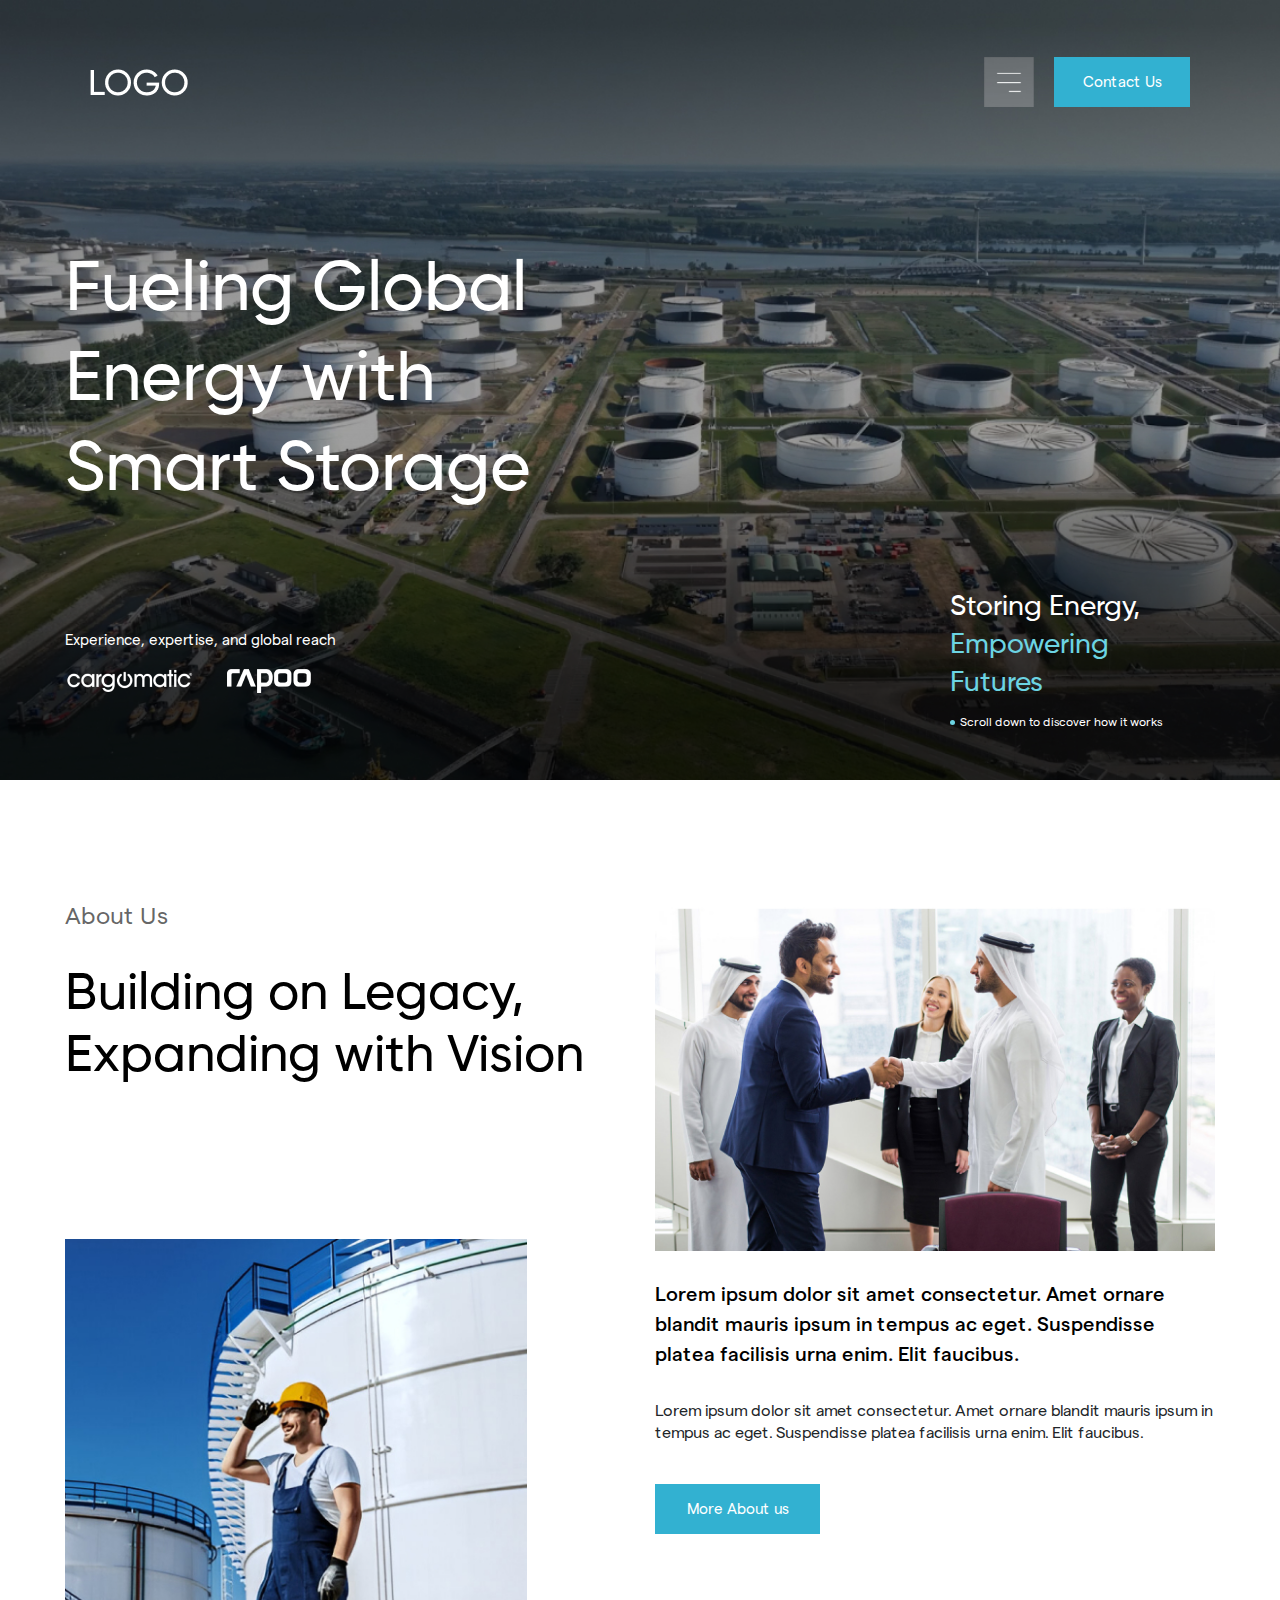
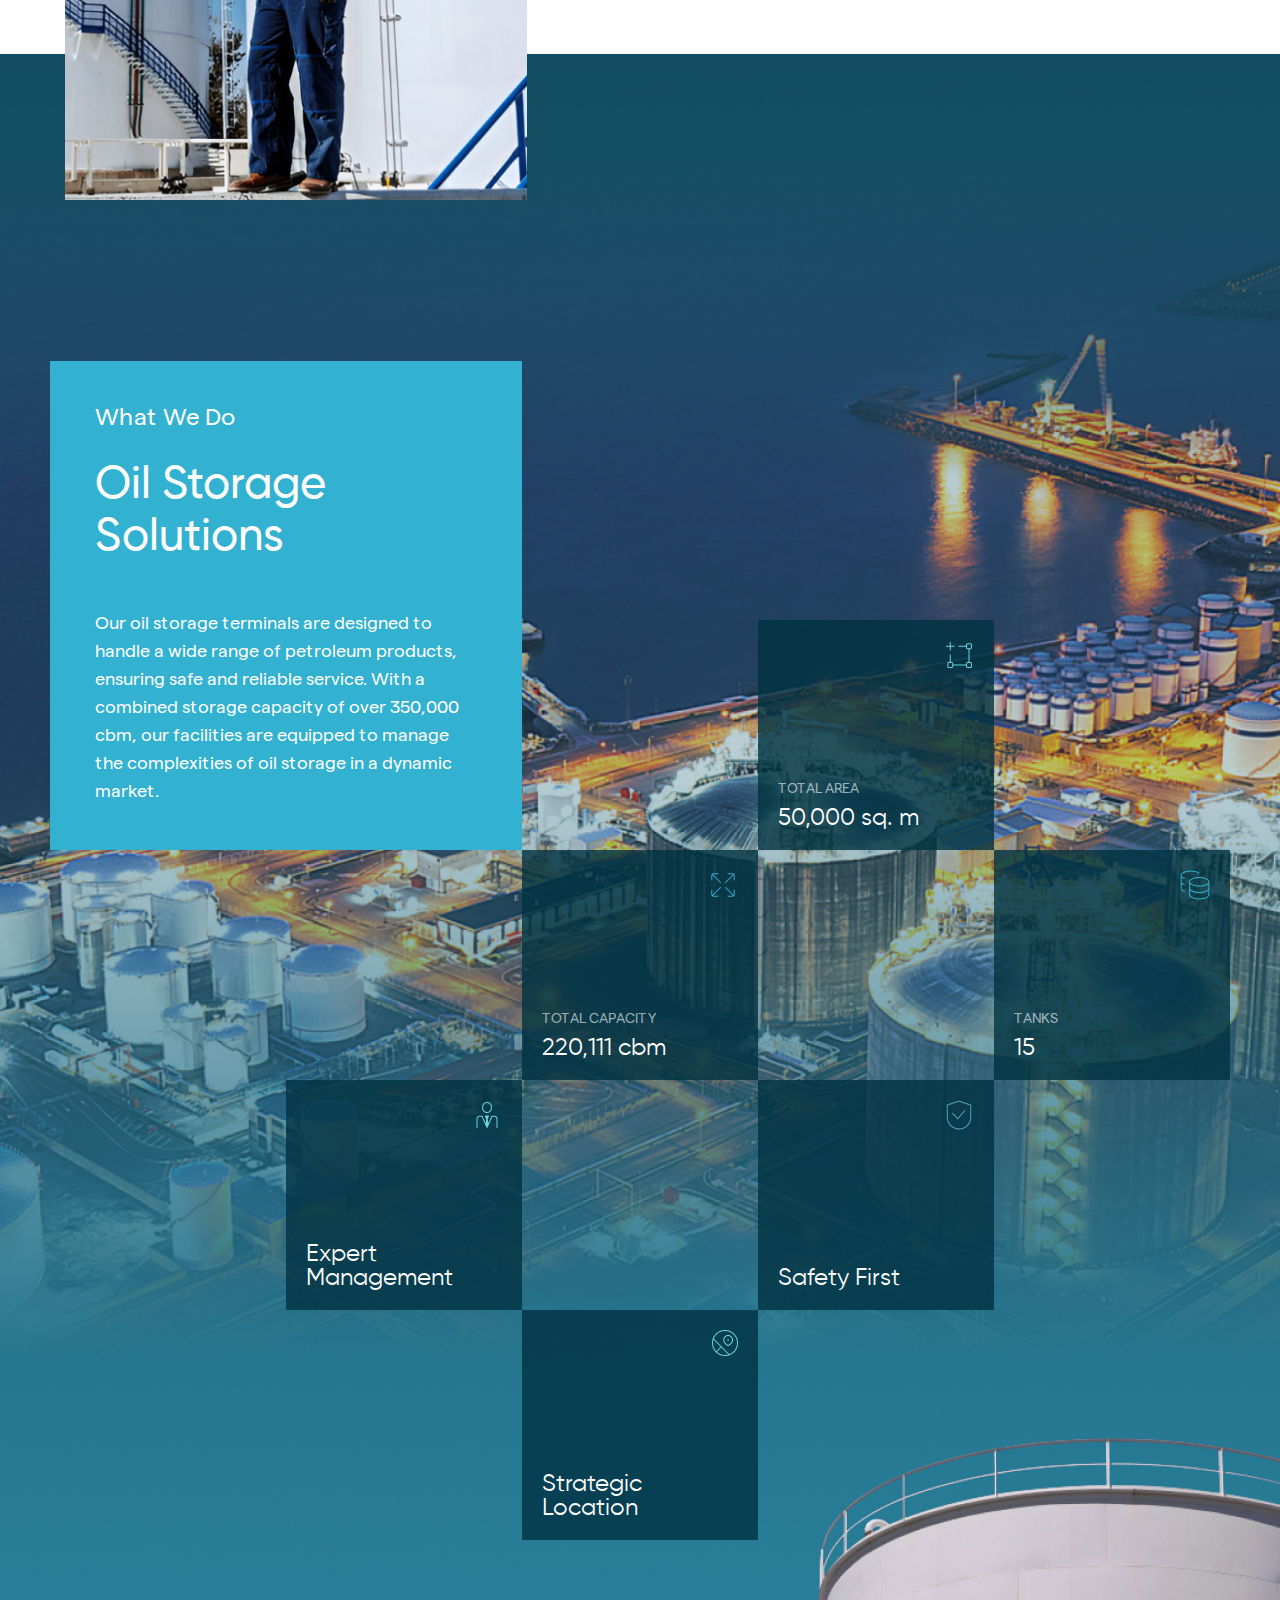
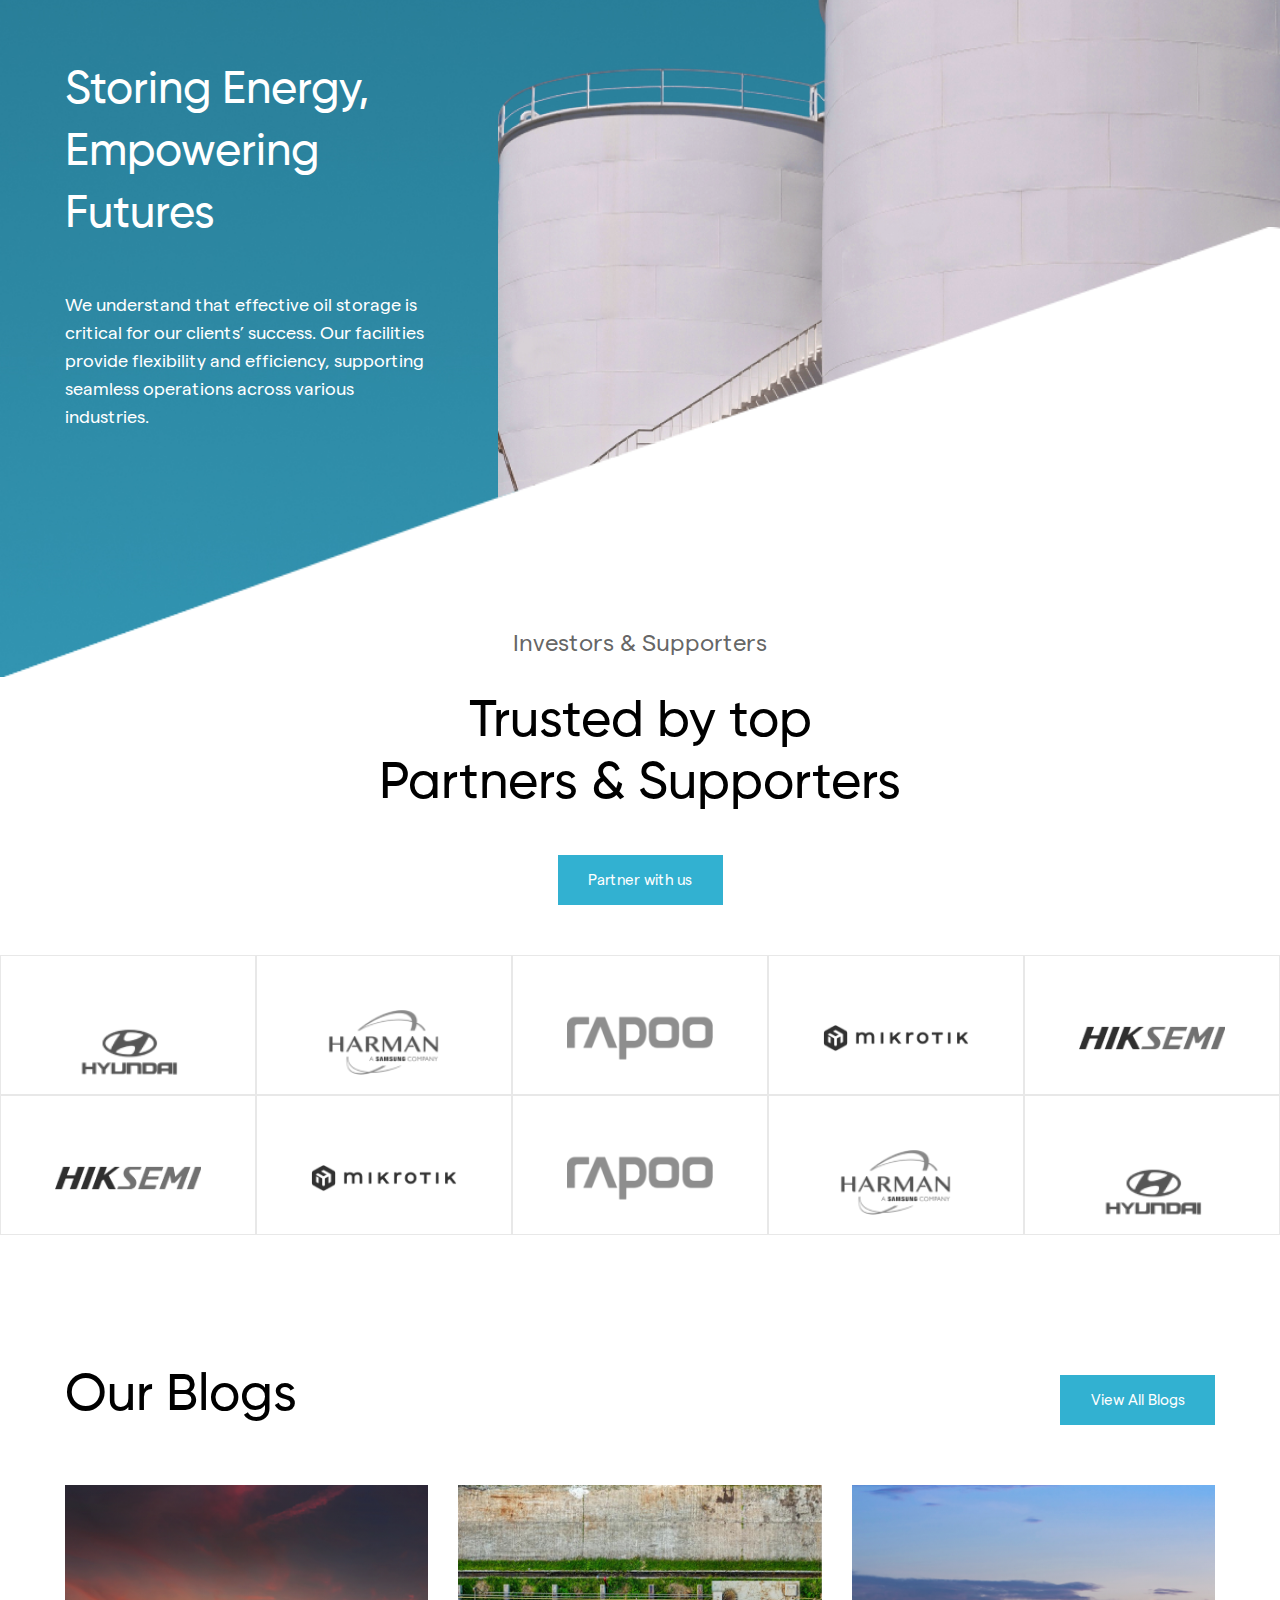
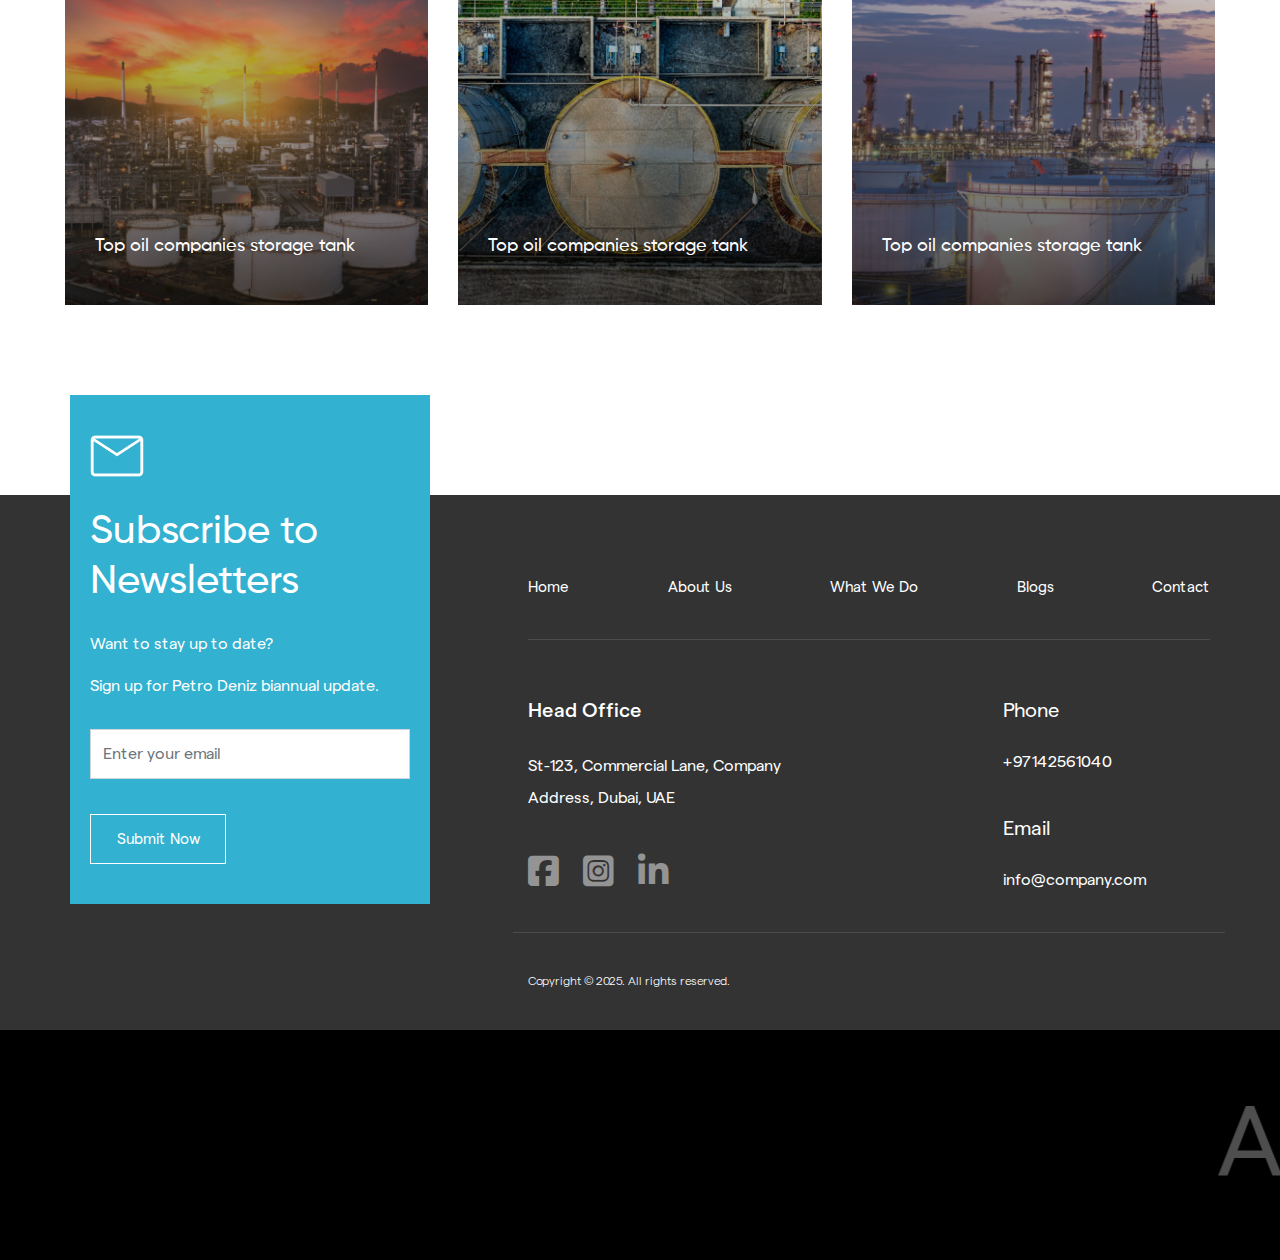
<file: index.html>
<!DOCTYPE html>
<html lang="en">

<head>
    <meta charset="UTF-8">
    <meta name="robots" content="index, follow">
    <meta name="viewport" content="width=device-width, initial-scale=1, user-scalable=no">
    <link rel="shortcut icon" href="assets/images/favicon.png" type="images/favicon" />
    <link rel="stylesheet" href="assets/css/bootstrap.min.css">
    <link rel="stylesheet" href="assets/css/style.css">
    <link rel="stylesheet" href="https://cdnjs.cloudflare.com/ajax/libs/font-awesome/6.1.2/css/all.min.css">
    <link rel="stylesheet" href="https://cdnjs.cloudflare.com/ajax/libs/OwlCarousel2/2.3.4/assets/owl.carousel.min.css">
    <link rel="stylesheet" href="assets/css/owl.carousel.min.css">
    <link href="css/font-awesome.min.css"
        integrity="sha512-SfTiTlX6kk+qitfevl/7LibUOeJWlt9rbyDn92a1DqWOw9vWG2MFoays0sgObmWazO5BQPiFucnnEAjpAB+/Sw=="
        crossorigin="anonymous" referrerpolicy="no-referrer" />
    <link rel="stylesheet" href="https://cdnjs.cloudflare.com/ajax/libs/font-awesome/4.7.0/css/font-awesome.min.css"
        integrity="sha512-SfTiTlX6kk+qitfevl/7LibUOeJWlt9rbyDn92a1DqWOw9vWG2MFoays0sgObmWazO5BQPiFucnnEAjpAB+/Sw=="
        crossorigin="anonymous" referrerpolicy="no-referrer" />
    <title>Oil Stroage</title>
</head>

<body>
    <header>
        <div class="navbar-brand">
            <a href="javascript:;">
                <img src="assets/images/Logo.png" alt="Oil Stroage">
            </a>
        </div>
        <div class="navBar d-flex align-items-center">
            <nav class="navbar">
                <ul class="navbar-nav">
                    <li class="nav-item"><a href="javascript:;" class="nav-link">Home</a></li>
                    <li class="nav-item"><a href="javascript:;" class="nav-link">About Us</a></li>
                    <li class="nav-item"><a href="javascript:;" class="nav-link">Services</a></li>
                    <li class="nav-item"><a href="javascript:;" class="nav-link">Testimonials</a></li>
                    <li class="nav-item"><a href="javascript:;" class="nav-link">Contact Us</a></li>
                </ul>
            </nav>
            <img src="assets/images/toggle.jpg" alt="Toogle Button" class="toggleBtn">
            <div class="xtraLink">
                <a href="javascript:;" class="cusBtn">Contact Us <span class="arrIcon">
                        <svg width="24" height="24" viewBox="0 0 24 24" fill="none" xmlns="http://www.w3.org/2000/svg">
                            <path
                                d="M24 12C24 18.6274 18.6274 24 12 24C5.37258 24 0 18.6274 0 12C0 5.37258 5.37258 0 12 0C18.6274 0 24 5.37258 24 12Z"
                                fill="white" />
                            <path
                                d="M14.7669 9.42462V13.5494C14.7669 13.6269 14.7361 13.7011 14.6814 13.7559C14.6266 13.8107 14.5523 13.8414 14.4749 13.8414C14.3974 13.8414 14.3231 13.8107 14.2684 13.7559C14.2136 13.7011 14.1828 13.6269 14.1828 13.5494L14.1833 10.1287L9.73137 14.5806C9.67667 14.6353 9.60248 14.666 9.52513 14.666C9.44777 14.666 9.37358 14.6353 9.31889 14.5806C9.26419 14.5259 9.23346 14.4517 9.23346 14.3744C9.23346 14.297 9.26419 14.2228 9.31889 14.1681L13.7708 9.71624L10.3501 9.71666C10.2726 9.71666 10.1984 9.68589 10.1436 9.63112C10.0888 9.57635 10.058 9.50207 10.058 9.42462C10.058 9.34717 10.0888 9.27289 10.1436 9.21812C10.1984 9.16335 10.2726 9.13259 10.3501 9.13259H14.4749C14.5132 9.13254 14.5512 9.14006 14.5867 9.15472C14.6221 9.16938 14.6544 9.19089 14.6815 9.21801C14.7086 9.24514 14.7301 9.27735 14.7448 9.31281C14.7594 9.34826 14.767 9.38626 14.7669 9.42462Z"
                                fill="#32B1D1" />
                        </svg>
                    </span>
                </a>
            </div>
        </div>
    </header>

    <section class="secBanner">
        <div class="container">
            <div class="row">
                <div class="col-12 col-sm-12 col-md-6 col-lg-6 col-xl-6 col-xxl-6">
                    <h1 class="clr-white">Fueling Global<br>Energy with<br>Smart Storage</h1>
                </div>
            </div>
            <div class="row align-items-center">
                <div class="col-12 col-sm-12 col-md-8 col-lg-9 col-xl-9 col-xxl-9">
                    <h6>Experience, expertise, and global reach</h6>
                    <div class="logo_images">
                        <img src="assets/images/Cargomatic_Logo 1.png" alt="Cargomatic">
                        <img src="assets/images/Rapoo_log0_2.png" alt="Rapoo">
                    </div>
                </div>
                <div class="col-12 col-sm-12 col-md-4 col-lg-3 col-xl-3 col-xxl-3">
                    <h4 class="clr-white">Storing Energy, <br> <span class="clr-Blue">Empowering <br> Futures</span>
                    </h4>
                    <p class="list_para">Scroll down to discover how it works</p>
                </div>
            </div>
        </div>
    </section>
    <section class="secAbout">
        <div class="container">
            <div class="row">
                <div class="col-12 col-sm-12 col-md-6 col-lg-6 col-xl-6 col-xxl-6">
                    <span class="subHeading">About Us</span>
                    <h2 class="clr-Black">Building on Legacy, <br> Expanding with Vision</h2>
                </div>
                <div class="col-12 col-sm-12 col-md-6 col-lg-6 col-xl-6 col-xxl-6">
                    <div class="abt_ctn">
                        <img src="assets/images/abt_img-1.jpg" alt="About Image">
                        <h6>Lorem ipsum dolor sit amet consectetur. Amet ornare blandit mauris ipsum in tempus ac eget.
                            Suspendisse platea facilisis urna enim. Elit faucibus.</h6>
                        <p>Lorem ipsum dolor sit amet consectetur. Amet ornare blandit mauris ipsum in tempus ac eget.
                            Suspendisse platea facilisis urna enim. Elit faucibus.</p>
                        <a href="javascript:;" class="cusBtn" style="width: 165px">More About us <span class="arrIcon">
                                <svg width="24" height="24" viewBox="0 0 24 24" fill="none"
                                    xmlns="http://www.w3.org/2000/svg">
                                    <path
                                        d="M24 12C24 18.6274 18.6274 24 12 24C5.37258 24 0 18.6274 0 12C0 5.37258 5.37258 0 12 0C18.6274 0 24 5.37258 24 12Z"
                                        fill="white" />
                                    <path
                                        d="M14.7669 9.42462V13.5494C14.7669 13.6269 14.7361 13.7011 14.6814 13.7559C14.6266 13.8107 14.5523 13.8414 14.4749 13.8414C14.3974 13.8414 14.3231 13.8107 14.2684 13.7559C14.2136 13.7011 14.1828 13.6269 14.1828 13.5494L14.1833 10.1287L9.73137 14.5806C9.67667 14.6353 9.60248 14.666 9.52513 14.666C9.44777 14.666 9.37358 14.6353 9.31889 14.5806C9.26419 14.5259 9.23346 14.4517 9.23346 14.3744C9.23346 14.297 9.26419 14.2228 9.31889 14.1681L13.7708 9.71624L10.3501 9.71666C10.2726 9.71666 10.1984 9.68589 10.1436 9.63112C10.0888 9.57635 10.058 9.50207 10.058 9.42462C10.058 9.34717 10.0888 9.27289 10.1436 9.21812C10.1984 9.16335 10.2726 9.13259 10.3501 9.13259H14.4749C14.5132 9.13254 14.5512 9.14006 14.5867 9.15472C14.6221 9.16938 14.6544 9.19089 14.6815 9.21801C14.7086 9.24514 14.7301 9.27735 14.7448 9.31281C14.7594 9.34826 14.767 9.38626 14.7669 9.42462Z"
                                        fill="#32B1D1" />
                                </svg>
                            </span></a>
                    </div>
                </div>
            </div>
        </div>
    </section>
    <section class="secServices">
        <div class="container">
            <div class="row">
                <div class="col-12 col-sm-12 col-md-5 col-lg-5 col-xl-5 col-xxl-5">
                    <div class="ser_img">
                        <img src="assets/images/abt_img-2.jpg" alt="Services Image">
                    </div>
                </div>
            </div>
            <div class="row">
                <div class="services_grid">
                    <div class="services_grid_inner">
                        <div class="Main_services">
                            <span class="subHeading clr-white">What We Do</span>
                            <h2 class="clr-white">Oil Storage Solutions</h2>
                            <p>Our oil storage terminals are designed to handle a wide range of petroleum products,
                                ensuring safe and
                                reliable service. With a combined storage capacity of over 350,000 cbm, our facilities
                                are equipped to
                                manage the complexities of oil storage in a dynamic market.</p>
                        </div>
                        <div class="serBox">
                            <div class="serBox_inner">
                                <div class="serIcon">
                                    <img src="assets/images/icon-1.png" alt="Icon Image" />
                                </div>
                                <span class="subHeading">Total Area</span>
                                <div class="serTitle">
                                    <h4>50,000 sq. m</h4>
                                </div>
                            </div>
                        </div>
                        <div class="serBox">
                            <div class="serBox_inner">
                                <div class="serIcon">
                                    <img src="assets/images/icon-2.png" alt="Icon Image" />
                                </div>
                                <span class="subHeading">Total Capacity</span>
                                <div class="serTitle">
                                    <h4>220,111 cbm</h4>
                                </div>
                            </div>
                        </div>
                        <div class="serBox">
                            <div class="serBox_inner">
                                <div class="serIcon">
                                    <img src="assets/images/icon-3.png" alt="Icon Image" />
                                </div>
                                <span class="subHeading">Tanks</span>
                                <div class="serTitle">
                                    <h4>15</h4>
                                </div>
                            </div>
                        </div>
                        <div class="serBox">
                            <div class="serBox_inner">
                                <div class="serIcon">
                                    <img src="assets/images/icon-4.png" alt="Icon Image" />
                                </div>
                                <span class="subHeading"></span>
                                <div class="serTitle">
                                    <h4>Expert Management</h4>
                                </div>
                            </div>
                        </div>
                        <div class="serBox">
                            <div class="serBox_inner">
                                <div class="serIcon">
                                    <img src="assets/images/icon-5.png" alt="Icon Image" />
                                </div>
                                <span class="subHeading"></span>
                                <div class="serTitle">
                                    <h4>Safety First</h4>
                                </div>
                            </div>
                        </div>
                        <div class="serBox">
                            <div class="serBox_inner">
                                <div class="serIcon">
                                    <img src="assets/images/icon-6.png" alt="Icon Image" />
                                </div>
                                <span class="subHeading"></span>
                                <div class="serTitle">
                                    <h4>Strategic Location</h4>
                                </div>
                            </div>
                        </div>
                    </div>
                </div>
            </div>
            <div class="row">
                <div class="col-12 col-sm-12 col-md-4 col-lg-4 col-xl-4 col-xxl-4">
                    <div class="serCtn">
                        <h2 class="clr-white">Storing Energy, <br> Empowering <br> Futures</h2>
                        <p class="clr-white">We understand that effective oil storage is critical for our clients’
                            success. Our facilities
                            provide flexibility and efficiency, supporting seamless operations across various
                            industries.</p>
                    </div>
                </div>
                <div class="col-12 col-sm-12 col-md-8 col-lg-8 col-xl-8 col-xxl-8">
                    <div class="serImg">
                        <img src="assets/images/building_img.png" alt="Services Image">
                    </div>
                </div>
            </div>
        </div>
    </section>
    <section class="secInvestor">
        <div class="container">
            <div class="row">
                <div class="col-12 col-sm-12 col-md-12 col-lg-12 col-xl-12 col-xxl-12">
                    <span class="subHeading text-center d-block">Investors & Supporters</span>
                    <h2 class="text-center clr-Black">Trusted by top <br> Partners & Supporters</h2>
                    <div class="text-center">
                        <a href="javascript:;" class="cusBtn m-auto" style="width: 165px">Partner with us <span
                                class="arrIcon">
                                <svg width="24" height="24" viewBox="0 0 24 24" fill="none"
                                    xmlns="http://www.w3.org/2000/svg">
                                    <path
                                        d="M24 12C24 18.6274 18.6274 24 12 24C5.37258 24 0 18.6274 0 12C0 5.37258 5.37258 0 12 0C18.6274 0 24 5.37258 24 12Z"
                                        fill="white" />
                                    <path
                                        d="M14.7669 9.42462V13.5494C14.7669 13.6269 14.7361 13.7011 14.6814 13.7559C14.6266 13.8107 14.5523 13.8414 14.4749 13.8414C14.3974 13.8414 14.3231 13.8107 14.2684 13.7559C14.2136 13.7011 14.1828 13.6269 14.1828 13.5494L14.1833 10.1287L9.73137 14.5806C9.67667 14.6353 9.60248 14.666 9.52513 14.666C9.44777 14.666 9.37358 14.6353 9.31889 14.5806C9.26419 14.5259 9.23346 14.4517 9.23346 14.3744C9.23346 14.297 9.26419 14.2228 9.31889 14.1681L13.7708 9.71624L10.3501 9.71666C10.2726 9.71666 10.1984 9.68589 10.1436 9.63112C10.0888 9.57635 10.058 9.50207 10.058 9.42462C10.058 9.34717 10.0888 9.27289 10.1436 9.21812C10.1984 9.16335 10.2726 9.13259 10.3501 9.13259H14.4749C14.5132 9.13254 14.5512 9.14006 14.5867 9.15472C14.6221 9.16938 14.6544 9.19089 14.6815 9.21801C14.7086 9.24514 14.7301 9.27735 14.7448 9.31281C14.7594 9.34826 14.767 9.38626 14.7669 9.42462Z"
                                        fill="#32B1D1" />
                                </svg>
                            </span></a>
                    </div>
                </div>
            </div>
            <div class="sliderRow">
                <div class="logo_slider owl-carousel owl-theme">
                    <div class="item">
                        <div class="logo-bx">
                            <img src="assets/images/logo-1.png" alt="">
                        </div>
                    </div>
                    <div class="item">
                        <div class="logo-bx">
                            <img src="assets/images/logo-2.png" alt="">
                        </div>
                    </div>
                    <div class="item">
                        <div class="logo-bx">
                            <img src="assets/images/logo-3.png" alt="">
                        </div>
                    </div>
                    <div class="item">
                        <div class="logo-bx">
                            <img src="assets/images/logo-4.png" alt="">
                        </div>
                    </div>
                    <div class="item">
                        <div class="logo-bx">
                            <img src="assets/images/logo-5.png" alt="">
                        </div>
                    </div>
                </div>
            </div>
            <div class="sliderRow_2">
                <div class="logo_slider_2 owl-carousel owl-theme">
                    <div class="item">
                        <div class="logo-bx">
                            <img src="assets/images/logo-1.png" alt="">
                        </div>
                    </div>
                    <div class="item">
                        <div class="logo-bx">
                            <img src="assets/images/logo-2.png" alt="">
                        </div>
                    </div>
                    <div class="item">
                        <div class="logo-bx">
                            <img src="assets/images/logo-3.png" alt="">
                        </div>
                    </div>
                    <div class="item">
                        <div class="logo-bx">
                            <img src="assets/images/logo-4.png" alt="">
                        </div>
                    </div>
                    <div class="item">
                        <div class="logo-bx">
                            <img src="assets/images/logo-5.png" alt="">
                        </div>
                    </div>
                </div>
            </div>
        </div>
    </section>
    <section class="secBlog">
        <div class="container">
            <div class="row align-items-center first-row">
                <div class="col-12 col-sm-12 col-md-6 col-lg-6 col-xl-6 col-xxl-6">
                    <h2 class="clr-Black">Our Blogs</h2>
                </div>
                <div class="col-12 col-sm-12 col-md-6 col-lg-6 col-xl-6 col-xxl-6">
                    <div class="blogBtn">
                        <a href="javascript:;" class="cusBtn" style="width: 155px">View All Blogs <span class="arrIcon">
                                <svg width="24" height="24" viewBox="0 0 24 24" fill="none"
                                    xmlns="http://www.w3.org/2000/svg">
                                    <path
                                        d="M24 12C24 18.6274 18.6274 24 12 24C5.37258 24 0 18.6274 0 12C0 5.37258 5.37258 0 12 0C18.6274 0 24 5.37258 24 12Z"
                                        fill="white" />
                                    <path
                                        d="M14.7669 9.42462V13.5494C14.7669 13.6269 14.7361 13.7011 14.6814 13.7559C14.6266 13.8107 14.5523 13.8414 14.4749 13.8414C14.3974 13.8414 14.3231 13.8107 14.2684 13.7559C14.2136 13.7011 14.1828 13.6269 14.1828 13.5494L14.1833 10.1287L9.73137 14.5806C9.67667 14.6353 9.60248 14.666 9.52513 14.666C9.44777 14.666 9.37358 14.6353 9.31889 14.5806C9.26419 14.5259 9.23346 14.4517 9.23346 14.3744C9.23346 14.297 9.26419 14.2228 9.31889 14.1681L13.7708 9.71624L10.3501 9.71666C10.2726 9.71666 10.1984 9.68589 10.1436 9.63112C10.0888 9.57635 10.058 9.50207 10.058 9.42462C10.058 9.34717 10.0888 9.27289 10.1436 9.21812C10.1984 9.16335 10.2726 9.13259 10.3501 9.13259H14.4749C14.5132 9.13254 14.5512 9.14006 14.5867 9.15472C14.6221 9.16938 14.6544 9.19089 14.6815 9.21801C14.7086 9.24514 14.7301 9.27735 14.7448 9.31281C14.7594 9.34826 14.767 9.38626 14.7669 9.42462Z"
                                        fill="#32B1D1" />
                                </svg>
                            </span></a>
                    </div>
                </div>
            </div>
            <div class="row">
                <div class="col-12 col-sm-12 col-md-4 col-lg-4 col-xl-4 col-xxl-4">
                    <div class="blog_post" style="background: url(assets/images/blog-1.png);">
                        <div class="blogs-data">
                            <h4>Top oil companies storage tank</h4>
                            <div class="hide-data">
                                <p>Lorem ipsum dolor sit amet consectetur. Amet ornare blandit mauris ipsum in
                                    tempus ac eget. Suspendisse platea facilisis urna enim.</p>
                                <a href="javascript:;" class="cusBtn">Read More <span class="arrIcon">
                                        <svg width="24" height="24" viewBox="0 0 24 24" fill="none"
                                            xmlns="http://www.w3.org/2000/svg">
                                            <path
                                                d="M24 12C24 18.6274 18.6274 24 12 24C5.37258 24 0 18.6274 0 12C0 5.37258 5.37258 0 12 0C18.6274 0 24 5.37258 24 12Z"
                                                fill="white" />
                                            <path
                                                d="M14.7669 9.42462V13.5494C14.7669 13.6269 14.7361 13.7011 14.6814 13.7559C14.6266 13.8107 14.5523 13.8414 14.4749 13.8414C14.3974 13.8414 14.3231 13.8107 14.2684 13.7559C14.2136 13.7011 14.1828 13.6269 14.1828 13.5494L14.1833 10.1287L9.73137 14.5806C9.67667 14.6353 9.60248 14.666 9.52513 14.666C9.44777 14.666 9.37358 14.6353 9.31889 14.5806C9.26419 14.5259 9.23346 14.4517 9.23346 14.3744C9.23346 14.297 9.26419 14.2228 9.31889 14.1681L13.7708 9.71624L10.3501 9.71666C10.2726 9.71666 10.1984 9.68589 10.1436 9.63112C10.0888 9.57635 10.058 9.50207 10.058 9.42462C10.058 9.34717 10.0888 9.27289 10.1436 9.21812C10.1984 9.16335 10.2726 9.13259 10.3501 9.13259H14.4749C14.5132 9.13254 14.5512 9.14006 14.5867 9.15472C14.6221 9.16938 14.6544 9.19089 14.6815 9.21801C14.7086 9.24514 14.7301 9.27735 14.7448 9.31281C14.7594 9.34826 14.767 9.38626 14.7669 9.42462Z"
                                                fill="#32B1D1" />
                                        </svg>
                                    </span></a>
                            </div>
                        </div>
                    </div>
                </div>
                <div class="col-12 col-sm-12 col-md-4 col-lg-4 col-xl-4 col-xxl-4">
                    <div class="blog_post" style="background: url(assets/images/blog-2.png);">
                        <div class="blogs-data">
                            <h4>Top oil companies storage tank</h4>
                            <div class="hide-data">
                                <p>Lorem ipsum dolor sit amet consectetur. Amet ornare blandit mauris ipsum in
                                    tempus ac eget. Suspendisse platea facilisis urna enim.</p>
                                <a href="javascript:;" class="cusBtn">Read More <span class="arrIcon">
                                        <svg width="24" height="24" viewBox="0 0 24 24" fill="none"
                                            xmlns="http://www.w3.org/2000/svg">
                                            <path
                                                d="M24 12C24 18.6274 18.6274 24 12 24C5.37258 24 0 18.6274 0 12C0 5.37258 5.37258 0 12 0C18.6274 0 24 5.37258 24 12Z"
                                                fill="white" />
                                            <path
                                                d="M14.7669 9.42462V13.5494C14.7669 13.6269 14.7361 13.7011 14.6814 13.7559C14.6266 13.8107 14.5523 13.8414 14.4749 13.8414C14.3974 13.8414 14.3231 13.8107 14.2684 13.7559C14.2136 13.7011 14.1828 13.6269 14.1828 13.5494L14.1833 10.1287L9.73137 14.5806C9.67667 14.6353 9.60248 14.666 9.52513 14.666C9.44777 14.666 9.37358 14.6353 9.31889 14.5806C9.26419 14.5259 9.23346 14.4517 9.23346 14.3744C9.23346 14.297 9.26419 14.2228 9.31889 14.1681L13.7708 9.71624L10.3501 9.71666C10.2726 9.71666 10.1984 9.68589 10.1436 9.63112C10.0888 9.57635 10.058 9.50207 10.058 9.42462C10.058 9.34717 10.0888 9.27289 10.1436 9.21812C10.1984 9.16335 10.2726 9.13259 10.3501 9.13259H14.4749C14.5132 9.13254 14.5512 9.14006 14.5867 9.15472C14.6221 9.16938 14.6544 9.19089 14.6815 9.21801C14.7086 9.24514 14.7301 9.27735 14.7448 9.31281C14.7594 9.34826 14.767 9.38626 14.7669 9.42462Z"
                                                fill="#32B1D1" />
                                        </svg>
                                    </span></a>
                            </div>
                        </div>
                    </div>
                </div>
                <div class="col-12 col-sm-12 col-md-4 col-lg-4 col-xl-4 col-xxl-4">
                    <div class="blog_post" style="background: url(assets/images/blog-3.png);">
                        <div class="blogs-data">
                            <h4>Top oil companies storage tank</h4>
                            <div class="hide-data">
                                <p>Lorem ipsum dolor sit amet consectetur. Amet ornare blandit mauris ipsum in
                                    tempus ac eget. Suspendisse platea facilisis urna enim.</p>
                                <a href="javascript:;" class="cusBtn">Read More <span class="arrIcon">
                                        <svg width="24" height="24" viewBox="0 0 24 24" fill="none"
                                            xmlns="http://www.w3.org/2000/svg">
                                            <path
                                                d="M24 12C24 18.6274 18.6274 24 12 24C5.37258 24 0 18.6274 0 12C0 5.37258 5.37258 0 12 0C18.6274 0 24 5.37258 24 12Z"
                                                fill="white" />
                                            <path
                                                d="M14.7669 9.42462V13.5494C14.7669 13.6269 14.7361 13.7011 14.6814 13.7559C14.6266 13.8107 14.5523 13.8414 14.4749 13.8414C14.3974 13.8414 14.3231 13.8107 14.2684 13.7559C14.2136 13.7011 14.1828 13.6269 14.1828 13.5494L14.1833 10.1287L9.73137 14.5806C9.67667 14.6353 9.60248 14.666 9.52513 14.666C9.44777 14.666 9.37358 14.6353 9.31889 14.5806C9.26419 14.5259 9.23346 14.4517 9.23346 14.3744C9.23346 14.297 9.26419 14.2228 9.31889 14.1681L13.7708 9.71624L10.3501 9.71666C10.2726 9.71666 10.1984 9.68589 10.1436 9.63112C10.0888 9.57635 10.058 9.50207 10.058 9.42462C10.058 9.34717 10.0888 9.27289 10.1436 9.21812C10.1984 9.16335 10.2726 9.13259 10.3501 9.13259H14.4749C14.5132 9.13254 14.5512 9.14006 14.5867 9.15472C14.6221 9.16938 14.6544 9.19089 14.6815 9.21801C14.7086 9.24514 14.7301 9.27735 14.7448 9.31281C14.7594 9.34826 14.767 9.38626 14.7669 9.42462Z"
                                                fill="#32B1D1" />
                                        </svg>
                                    </span></a>
                            </div>
                        </div>
                    </div>
                </div>
            </div>
        </div>
    </section>
    <footer>
        <div class="container">
            <div class="row">
                <div class="col-12 col-sm-12 col-md-4 col-lg-4 col-xl-4 col-xxl-4">
                    <div class="news-bx">
                        <img src="assets/images/envelop.png" alt="">
                        <h2 class="clr-white">Subscribe to <br> Newsletters</h2>
                        <p>Want to stay up to date?</p>
                        <p>Sign up for Petro Deniz biannual update.</p>
                        <form>
                            <input type="email" class="form-control" id="exampleInputEmail1"
                                aria-describedby="emailHelp" placeholder="Enter your email">
                            <button type="submit" class="cusBtn">Submit Now
                                <span class="arrIcon">
                                    <svg width="24" height="24" viewBox="0 0 24 24" fill="none"
                                        xmlns="http://www.w3.org/2000/svg">
                                        <circle cx="12" cy="12" r="12" fill="#32B1D1" />
                                        <path
                                            d="M14.7669 9.42472L14.7669 13.5495C14.7669 13.627 14.7362 13.7012 14.6814 13.756C14.6266 13.8108 14.5523 13.8415 14.4749 13.8415C14.3974 13.8415 14.3232 13.8108 14.2684 13.756C14.2136 13.7012 14.1828 13.627 14.1828 13.5495L14.1833 10.1288L9.73138 14.5807C9.67668 14.6354 9.60249 14.6661 9.52514 14.6661C9.44778 14.6661 9.3736 14.6354 9.3189 14.5807C9.2642 14.526 9.23347 14.4518 9.23347 14.3745C9.23347 14.2971 9.2642 14.2229 9.3189 14.1682L13.7708 9.71634L10.3501 9.71676C10.2726 9.71676 10.1984 9.68599 10.1436 9.63122C10.0888 9.57645 10.0581 9.50217 10.0581 9.42472C10.0581 9.34727 10.0888 9.27299 10.1436 9.21822C10.1984 9.16345 10.2726 9.13269 10.3501 9.13269L14.4749 9.13269C14.5132 9.13264 14.5512 9.14016 14.5867 9.15482C14.6222 9.16948 14.6544 9.19099 14.6815 9.21811C14.7086 9.24524 14.7301 9.27745 14.7448 9.31291C14.7594 9.34836 14.767 9.38636 14.7669 9.42472Z"
                                            fill="white" />
                                    </svg>

                                </span>
                            </button>
                        </form>
                    </div>
                </div>
                <div class="col-12 col-sm-12 col-md-8 col-lg-8 col-xl-8 col-xxl-8 right_col">
                    <ul class="footer_list">
                        <li><a href="javascript:;">Home</a></li>
                        <li><a href="javascript:;">About Us</a></li>
                        <li><a href="javascript:;">What We Do</a></li>
                        <li><a href="javascript:;">Blogs</a></li>
                        <li><a href="javascript:;">Contact</a></li>
                    </ul>
                    <div class="row cntct-row">
                        <div class="col-12 col-sm-12 col-md-8 col-lg-8 col-xl-8 col-xxl-8">
                            <div class="cntct-add">
                                <h5>Head Office</h5>
                                <p>St-123, Commercial Lane, Company <br> Address, Dubai, UAE</p>
                            </div>
                            <div class="social-icon">
                                <a href="javascript:;"><i class="fa-brands fa-square-facebook"></i></a>
                                <a href="javascript:;"><i class="fa-brands fa-square-instagram"></i></a>
                                <a href="javascript:;"><i class="fa-brands fa-linkedin"></i></a>
                            </div>
                        </div>
                        <div class="col-12 col-sm-12 col-md-4 col-lg-4 col-xl-4 col-xxl-4">
                            <div class="cntct-data">
                                <div class="cntct-phn">
                                    <p>Phone</p>
                                    <a href="tel:(+97142561040)">+97142561040</a>
                                </div>
                                <div class="cntct-mail">
                                    <p>Email</p>
                                    <a href="mailto:(info@company.com)">info@company.com</a>
                                </div>
                            </div>
                        </div>
                        <div class="col-md-12 cl-three-data">
                            <div class="copyrghts">
                                <p>Copyright © 2025. All rights reserved.</p>
                            </div>
                        </div>
                    </div>
                </div>
            </div>
        </div>
    </footer>
    <section class="secMarquee">
        <marquee>Are you intrested? Let discuss today!</marquee>
    </section>


    <script src="https://ajax.googleapis.com/ajax/libs/jquery/3.6.4/jquery.min.js"></script>
    <script src="https://cdnjs.cloudflare.com/ajax/libs/OwlCarousel2/2.3.4/owl.carousel.min.js"></script>
    <script src="assets/js/bootstrap.min.js"></script>
    <script src="assets/js/custom.js"></script>
    <script src="assets/js/owl.carousel.min.js"></script>
</body>

</html>
</file>
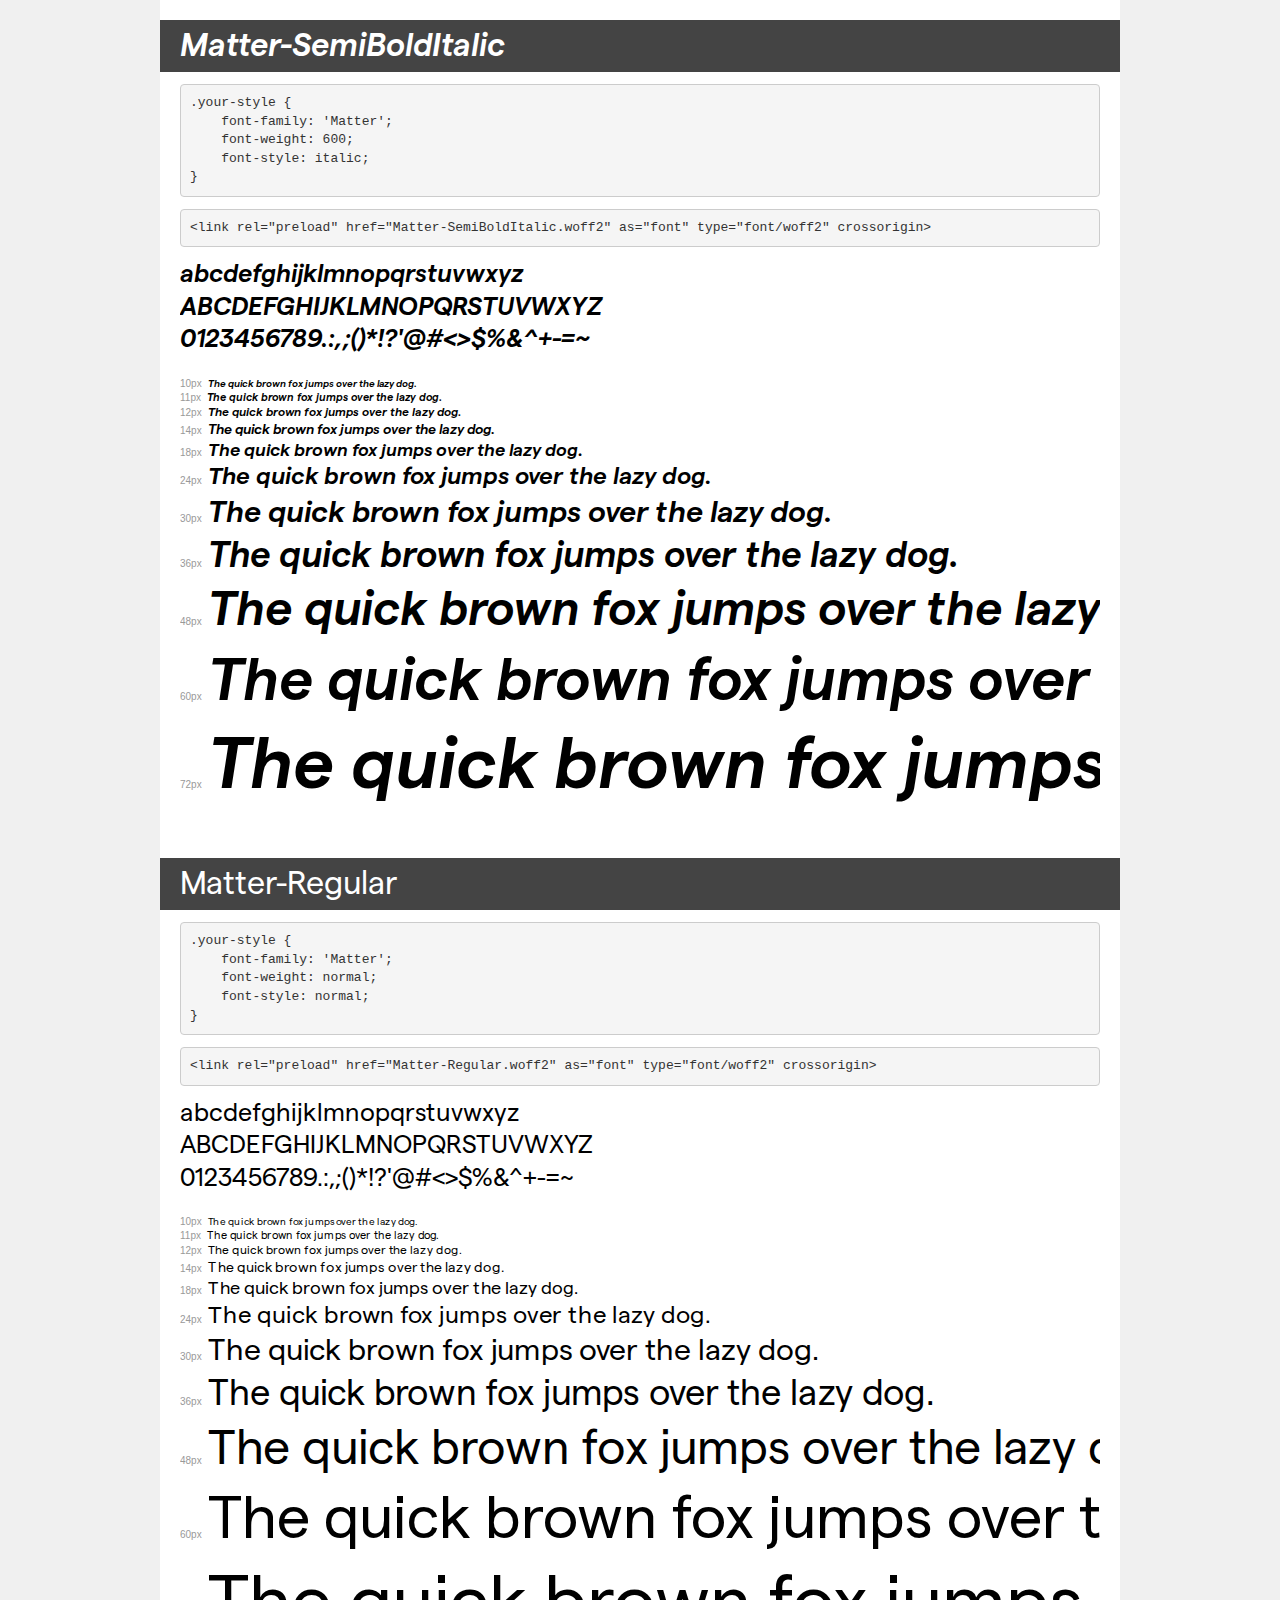
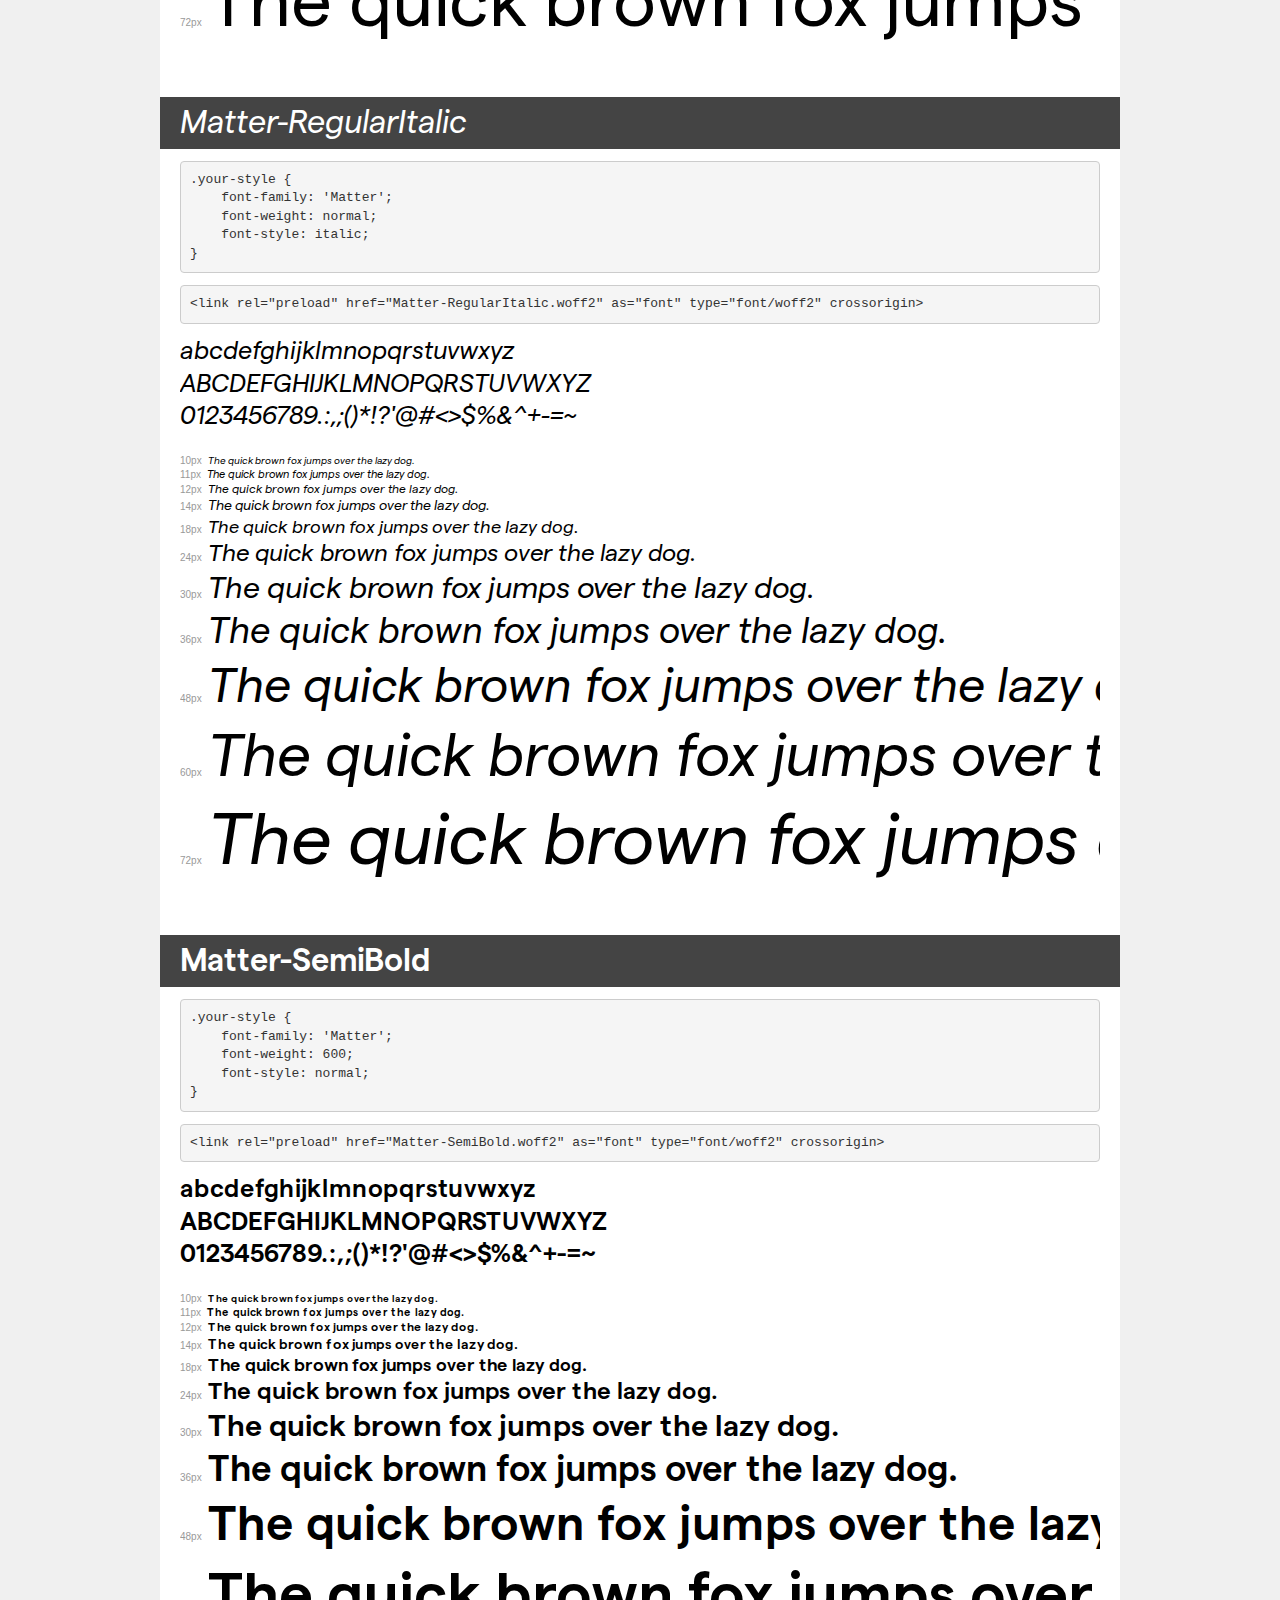
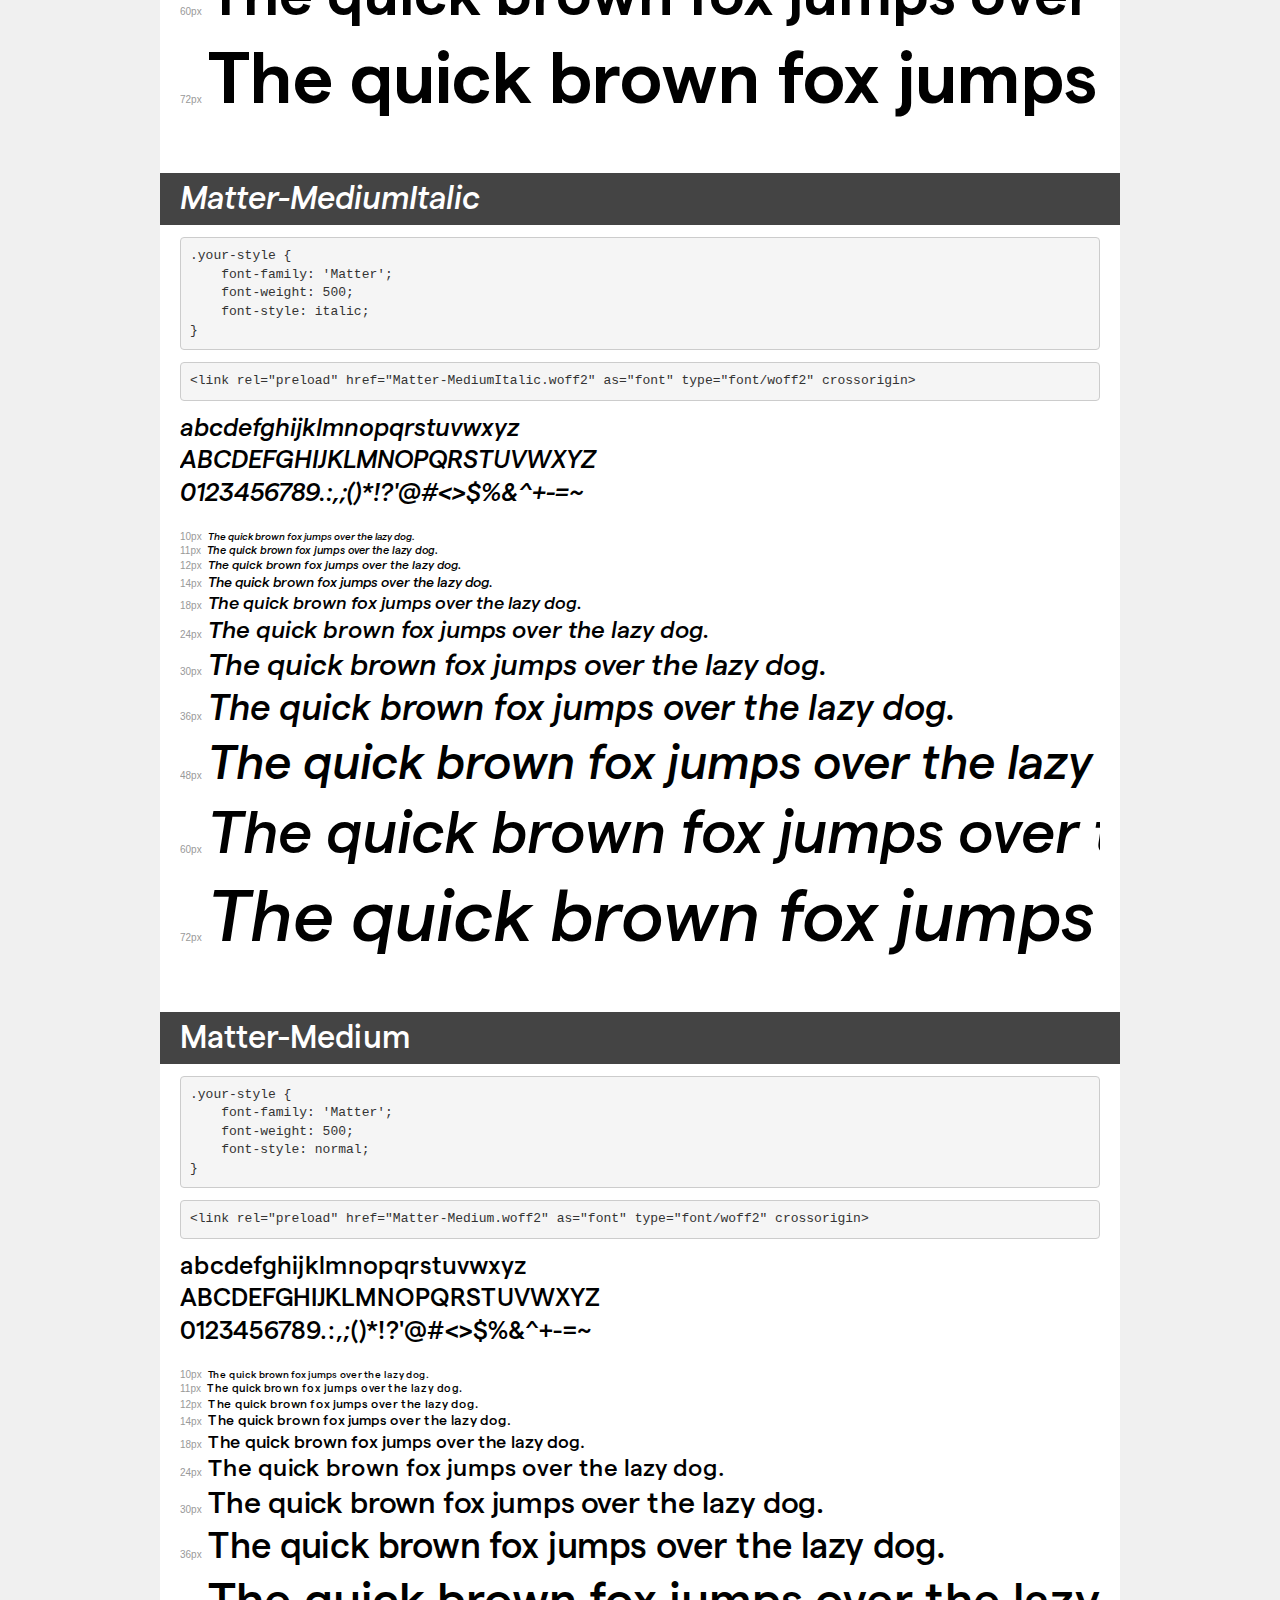
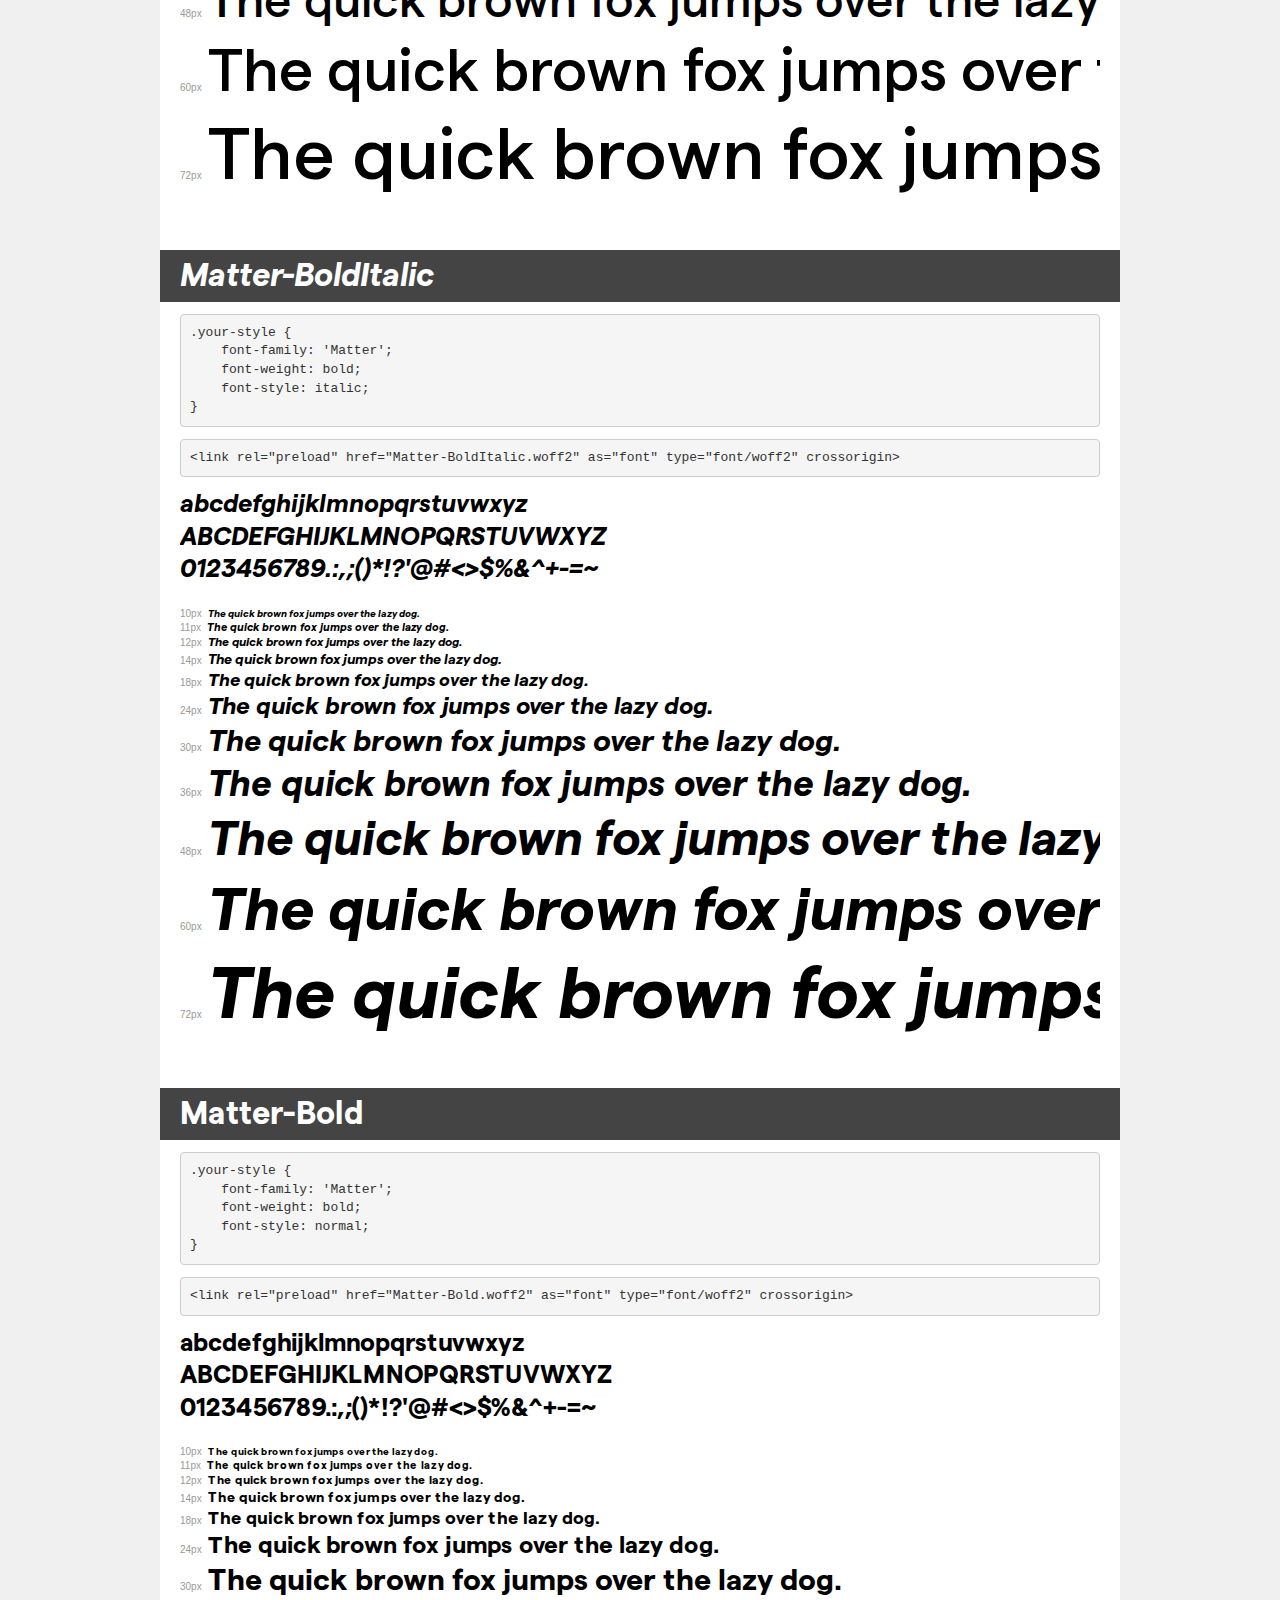
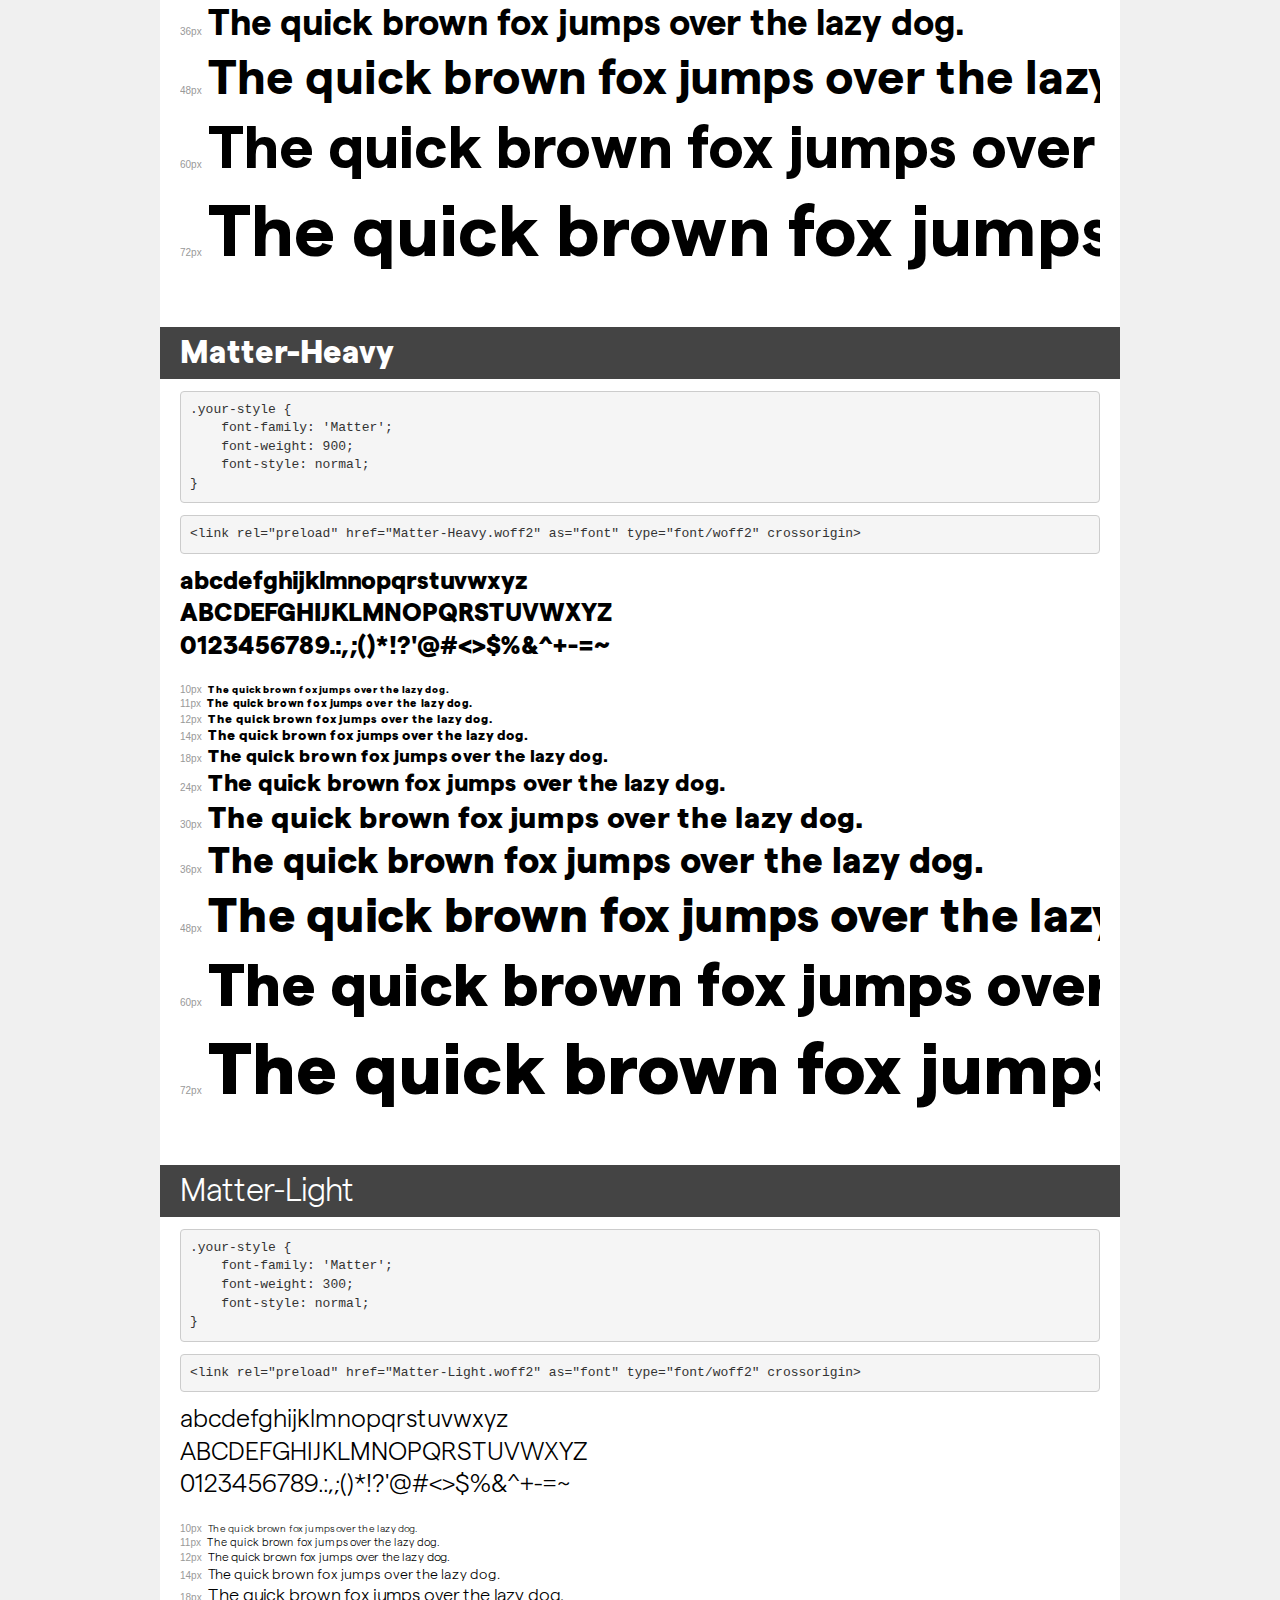
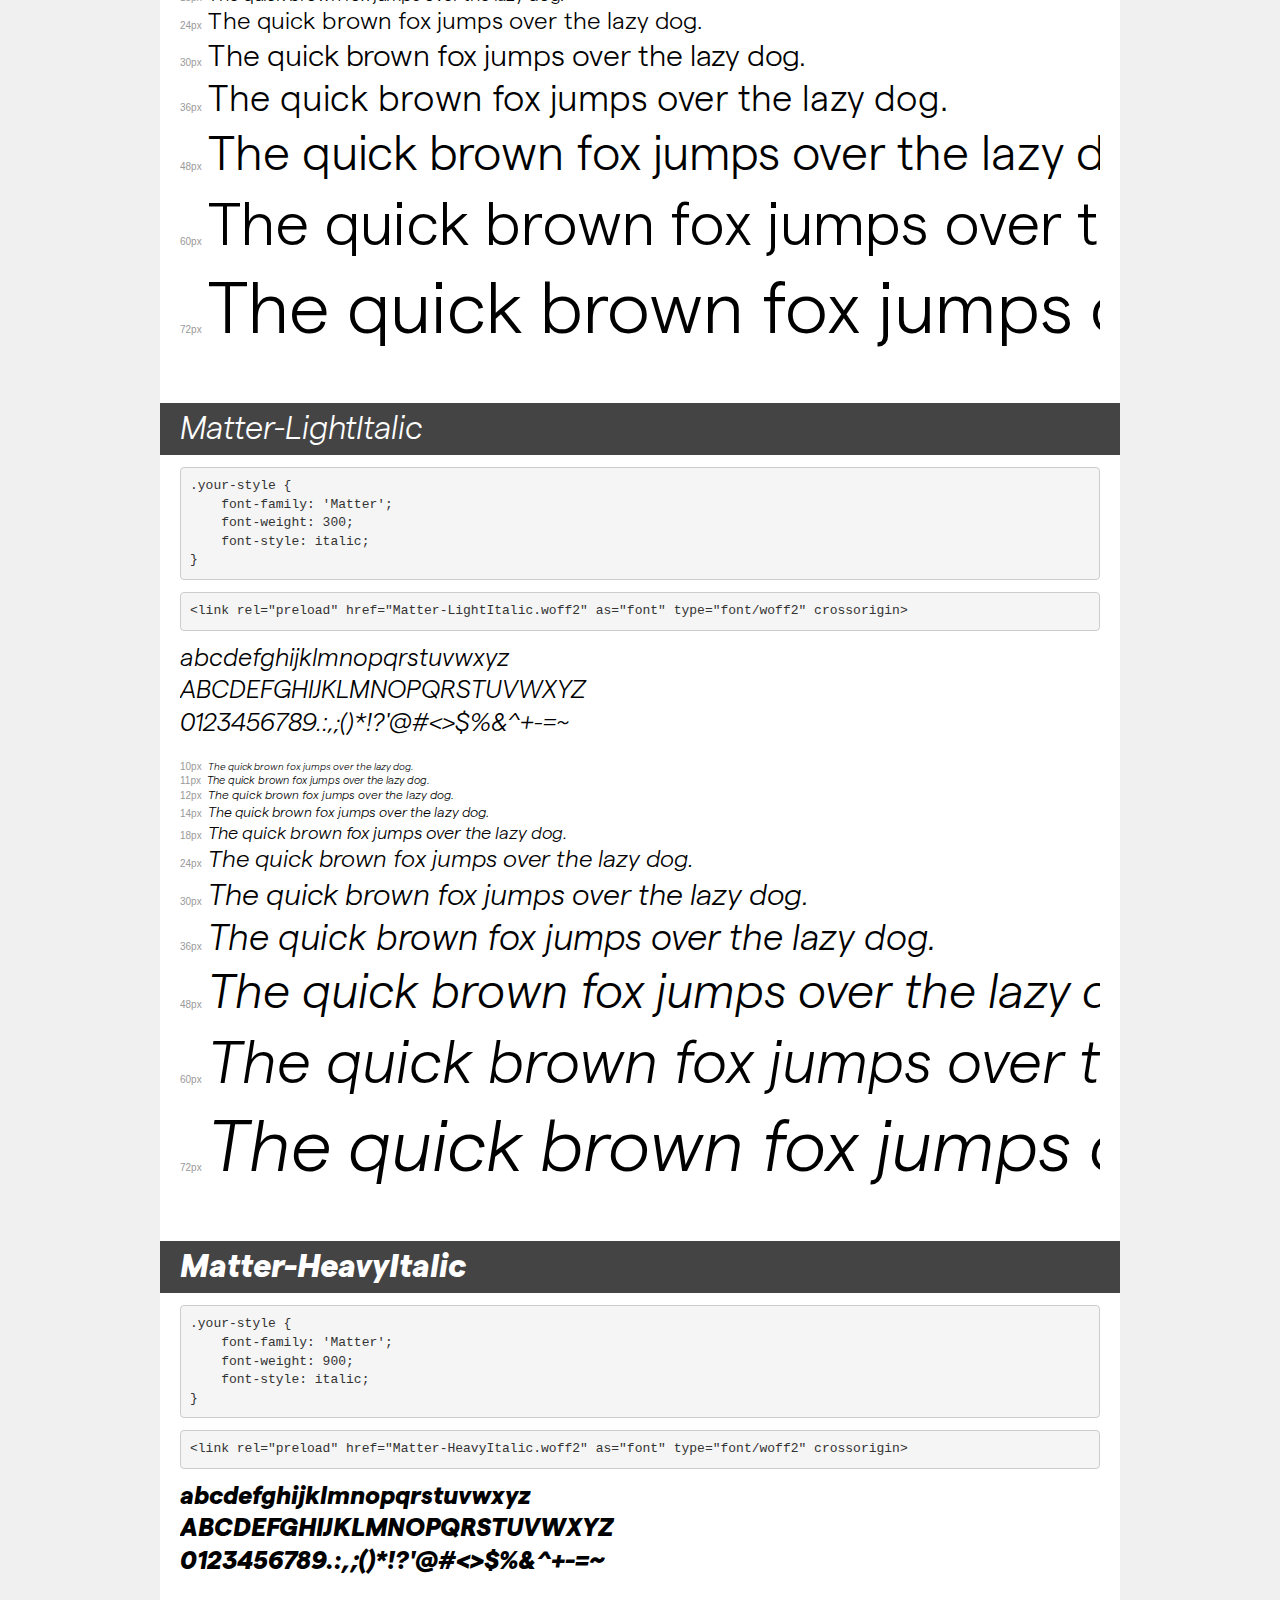
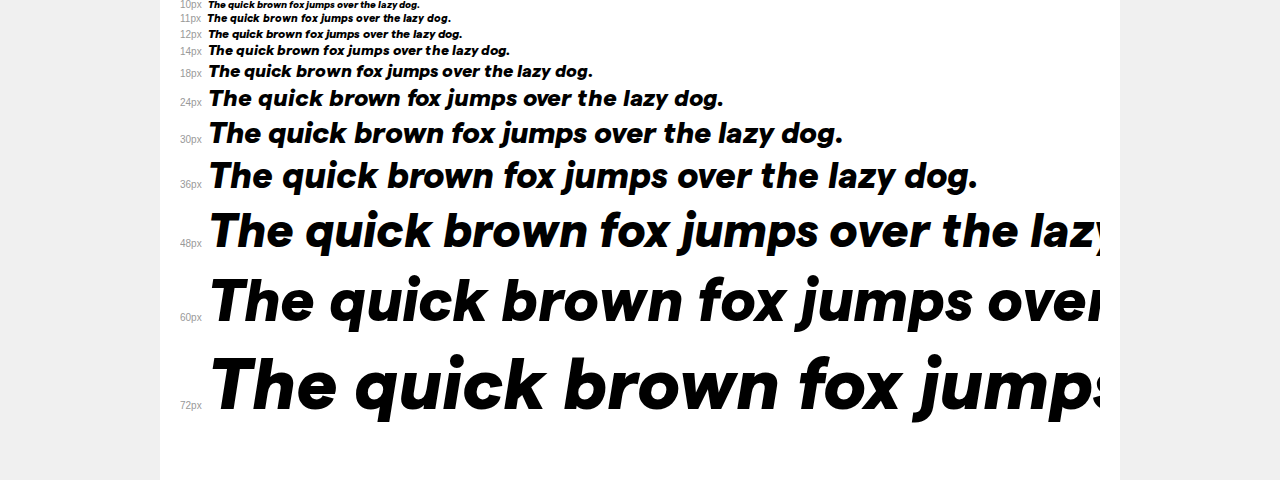
<file: assets/fonts/demo.html>
<!DOCTYPE html>
<html lang="en">
<head>
    <meta charset="utf-8">
    <meta http-equiv="X-UA-Compatible" content="IE=edge">
    <meta name="viewport" content="width=device-width, initial-scale=1">
    <meta name="robots" content="noindex, noarchive">
    <meta name="format-detection" content="telephone=no">
    <title>Transfonter demo</title>
    <link href="stylesheet.css" rel="stylesheet">
    <style>
        /*
        http://meyerweb.com/eric/tools/css/reset/
        v2.0 | 20110126
        License: none (public domain)
        */
        html, body, div, span, applet, object, iframe,
        h1, h2, h3, h4, h5, h6, p, blockquote, pre,
        a, abbr, acronym, address, big, cite, code,
        del, dfn, em, img, ins, kbd, q, s, samp,
        small, strike, strong, sub, sup, tt, var,
        b, u, i, center,
        dl, dt, dd, ol, ul, li,
        fieldset, form, label, legend,
        table, caption, tbody, tfoot, thead, tr, th, td,
        article, aside, canvas, details, embed,
        figure, figcaption, footer, header, hgroup,
        menu, nav, output, ruby, section, summary,
        time, mark, audio, video {
            margin: 0;
            padding: 0;
            border: 0;
            font-size: 100%;
            font: inherit;
            vertical-align: baseline;
        }
        /* HTML5 display-role reset for older browsers */
        article, aside, details, figcaption, figure,
        footer, header, hgroup, menu, nav, section {
            display: block;
        }
        body {
            line-height: 1;
        }
        ol, ul {
            list-style: none;
        }
        blockquote, q {
            quotes: none;
        }
        blockquote:before, blockquote:after,
        q:before, q:after {
            content: '';
            content: none;
        }
        table {
            border-collapse: collapse;
            border-spacing: 0;
        }
        /* demo styles */
        body {
            background: #f0f0f0;
            color: #000;
        }
        .page {
            background: #fff;
            width: 920px;
            margin: 0 auto;
            padding: 20px 20px 0 20px;
            overflow: hidden;
        }
        .font-container {
            overflow-x: auto;
            overflow-y: hidden;
            margin-bottom: 40px;
            line-height: 1.3;
            white-space: nowrap;
            padding-bottom: 5px;
        }
        h1 {
            position: relative;
            background: #444;
            font-size: 32px;
            color: #fff;
            padding: 10px 20px;
            margin: 0 -20px 12px -20px;
        }
        .letters {
            font-size: 25px;
            margin-bottom: 20px;
        }
        .s10:before {
            content: '10px';
        }
        .s11:before {
            content: '11px';
        }
        .s12:before {
            content: '12px';
        }
        .s14:before {
            content: '14px';
        }
        .s18:before {
            content: '18px';
        }
        .s24:before {
            content: '24px';
        }
        .s30:before {
            content: '30px';
        }
        .s36:before {
            content: '36px';
        }
        .s48:before {
            content: '48px';
        }
        .s60:before {
            content: '60px';
        }
        .s72:before {
            content: '72px';
        }
        .s10:before, .s11:before, .s12:before, .s14:before,
        .s18:before, .s24:before, .s30:before, .s36:before,
        .s48:before, .s60:before, .s72:before {
            font-family: Arial, sans-serif;
            font-size: 10px;
            font-weight: normal;
            font-style: normal;
            color: #999;
            padding-right: 6px;
        }
        pre {
            display: block;
            padding: 9px;
            margin: 0 0 12px;
            font-family: Monaco, Menlo, Consolas, "Courier New", monospace;
            font-size: 13px;
            line-height: 1.428571429;
            color: #333;
            font-weight: normal;
            font-style: normal;
            background-color: #f5f5f5;
            border: 1px solid #ccc;
            overflow-x: auto;
            border-radius: 4px;
        }
        /* responsive */
        @media (max-width: 959px) {
            .page {
                width: auto;
                margin: 0;
            }
        }
    </style>
</head>
<body>
<div class="page">
    <div class="demo">
        <h1 style="font-family: 'Matter'; font-weight: 600; font-style: italic;">Matter-SemiBoldItalic</h1>
        <pre title="Usage">.your-style {
    font-family: 'Matter';
    font-weight: 600;
    font-style: italic;
}</pre>
        <pre title="Preload (optional)">
&lt;link rel=&quot;preload&quot; href=&quot;Matter-SemiBoldItalic.woff2&quot; as=&quot;font&quot; type=&quot;font/woff2&quot; crossorigin&gt;</pre>
        <div class="font-container" style="font-family: 'Matter'; font-weight: 600; font-style: italic;">
            <p class="letters">
                abcdefghijklmnopqrstuvwxyz<br>
ABCDEFGHIJKLMNOPQRSTUVWXYZ<br>
                0123456789.:,;()*!?'@#&lt;&gt;$%&^+-=~
            </p>
            <p class="s10" style="font-size: 10px;">The quick brown fox jumps over the lazy dog.</p>
            <p class="s11" style="font-size: 11px;">The quick brown fox jumps over the lazy dog.</p>
            <p class="s12" style="font-size: 12px;">The quick brown fox jumps over the lazy dog.</p>
            <p class="s14" style="font-size: 14px;">The quick brown fox jumps over the lazy dog.</p>
            <p class="s18" style="font-size: 18px;">The quick brown fox jumps over the lazy dog.</p>
            <p class="s24" style="font-size: 24px;">The quick brown fox jumps over the lazy dog.</p>
            <p class="s30" style="font-size: 30px;">The quick brown fox jumps over the lazy dog.</p>
            <p class="s36" style="font-size: 36px;">The quick brown fox jumps over the lazy dog.</p>
            <p class="s48" style="font-size: 48px;">The quick brown fox jumps over the lazy dog.</p>
            <p class="s60" style="font-size: 60px;">The quick brown fox jumps over the lazy dog.</p>
            <p class="s72" style="font-size: 72px;">The quick brown fox jumps over the lazy dog.</p>
        </div>
    </div>

    <div class="demo">
        <h1 style="font-family: 'Matter'; font-weight: normal; font-style: normal;">Matter-Regular</h1>
        <pre title="Usage">.your-style {
    font-family: 'Matter';
    font-weight: normal;
    font-style: normal;
}</pre>
        <pre title="Preload (optional)">
&lt;link rel=&quot;preload&quot; href=&quot;Matter-Regular.woff2&quot; as=&quot;font&quot; type=&quot;font/woff2&quot; crossorigin&gt;</pre>
        <div class="font-container" style="font-family: 'Matter'; font-weight: normal; font-style: normal;">
            <p class="letters">
                abcdefghijklmnopqrstuvwxyz<br>
ABCDEFGHIJKLMNOPQRSTUVWXYZ<br>
                0123456789.:,;()*!?'@#&lt;&gt;$%&^+-=~
            </p>
            <p class="s10" style="font-size: 10px;">The quick brown fox jumps over the lazy dog.</p>
            <p class="s11" style="font-size: 11px;">The quick brown fox jumps over the lazy dog.</p>
            <p class="s12" style="font-size: 12px;">The quick brown fox jumps over the lazy dog.</p>
            <p class="s14" style="font-size: 14px;">The quick brown fox jumps over the lazy dog.</p>
            <p class="s18" style="font-size: 18px;">The quick brown fox jumps over the lazy dog.</p>
            <p class="s24" style="font-size: 24px;">The quick brown fox jumps over the lazy dog.</p>
            <p class="s30" style="font-size: 30px;">The quick brown fox jumps over the lazy dog.</p>
            <p class="s36" style="font-size: 36px;">The quick brown fox jumps over the lazy dog.</p>
            <p class="s48" style="font-size: 48px;">The quick brown fox jumps over the lazy dog.</p>
            <p class="s60" style="font-size: 60px;">The quick brown fox jumps over the lazy dog.</p>
            <p class="s72" style="font-size: 72px;">The quick brown fox jumps over the lazy dog.</p>
        </div>
    </div>

    <div class="demo">
        <h1 style="font-family: 'Matter'; font-weight: normal; font-style: italic;">Matter-RegularItalic</h1>
        <pre title="Usage">.your-style {
    font-family: 'Matter';
    font-weight: normal;
    font-style: italic;
}</pre>
        <pre title="Preload (optional)">
&lt;link rel=&quot;preload&quot; href=&quot;Matter-RegularItalic.woff2&quot; as=&quot;font&quot; type=&quot;font/woff2&quot; crossorigin&gt;</pre>
        <div class="font-container" style="font-family: 'Matter'; font-weight: normal; font-style: italic;">
            <p class="letters">
                abcdefghijklmnopqrstuvwxyz<br>
ABCDEFGHIJKLMNOPQRSTUVWXYZ<br>
                0123456789.:,;()*!?'@#&lt;&gt;$%&^+-=~
            </p>
            <p class="s10" style="font-size: 10px;">The quick brown fox jumps over the lazy dog.</p>
            <p class="s11" style="font-size: 11px;">The quick brown fox jumps over the lazy dog.</p>
            <p class="s12" style="font-size: 12px;">The quick brown fox jumps over the lazy dog.</p>
            <p class="s14" style="font-size: 14px;">The quick brown fox jumps over the lazy dog.</p>
            <p class="s18" style="font-size: 18px;">The quick brown fox jumps over the lazy dog.</p>
            <p class="s24" style="font-size: 24px;">The quick brown fox jumps over the lazy dog.</p>
            <p class="s30" style="font-size: 30px;">The quick brown fox jumps over the lazy dog.</p>
            <p class="s36" style="font-size: 36px;">The quick brown fox jumps over the lazy dog.</p>
            <p class="s48" style="font-size: 48px;">The quick brown fox jumps over the lazy dog.</p>
            <p class="s60" style="font-size: 60px;">The quick brown fox jumps over the lazy dog.</p>
            <p class="s72" style="font-size: 72px;">The quick brown fox jumps over the lazy dog.</p>
        </div>
    </div>

    <div class="demo">
        <h1 style="font-family: 'Matter'; font-weight: 600; font-style: normal;">Matter-SemiBold</h1>
        <pre title="Usage">.your-style {
    font-family: 'Matter';
    font-weight: 600;
    font-style: normal;
}</pre>
        <pre title="Preload (optional)">
&lt;link rel=&quot;preload&quot; href=&quot;Matter-SemiBold.woff2&quot; as=&quot;font&quot; type=&quot;font/woff2&quot; crossorigin&gt;</pre>
        <div class="font-container" style="font-family: 'Matter'; font-weight: 600; font-style: normal;">
            <p class="letters">
                abcdefghijklmnopqrstuvwxyz<br>
ABCDEFGHIJKLMNOPQRSTUVWXYZ<br>
                0123456789.:,;()*!?'@#&lt;&gt;$%&^+-=~
            </p>
            <p class="s10" style="font-size: 10px;">The quick brown fox jumps over the lazy dog.</p>
            <p class="s11" style="font-size: 11px;">The quick brown fox jumps over the lazy dog.</p>
            <p class="s12" style="font-size: 12px;">The quick brown fox jumps over the lazy dog.</p>
            <p class="s14" style="font-size: 14px;">The quick brown fox jumps over the lazy dog.</p>
            <p class="s18" style="font-size: 18px;">The quick brown fox jumps over the lazy dog.</p>
            <p class="s24" style="font-size: 24px;">The quick brown fox jumps over the lazy dog.</p>
            <p class="s30" style="font-size: 30px;">The quick brown fox jumps over the lazy dog.</p>
            <p class="s36" style="font-size: 36px;">The quick brown fox jumps over the lazy dog.</p>
            <p class="s48" style="font-size: 48px;">The quick brown fox jumps over the lazy dog.</p>
            <p class="s60" style="font-size: 60px;">The quick brown fox jumps over the lazy dog.</p>
            <p class="s72" style="font-size: 72px;">The quick brown fox jumps over the lazy dog.</p>
        </div>
    </div>

    <div class="demo">
        <h1 style="font-family: 'Matter'; font-weight: 500; font-style: italic;">Matter-MediumItalic</h1>
        <pre title="Usage">.your-style {
    font-family: 'Matter';
    font-weight: 500;
    font-style: italic;
}</pre>
        <pre title="Preload (optional)">
&lt;link rel=&quot;preload&quot; href=&quot;Matter-MediumItalic.woff2&quot; as=&quot;font&quot; type=&quot;font/woff2&quot; crossorigin&gt;</pre>
        <div class="font-container" style="font-family: 'Matter'; font-weight: 500; font-style: italic;">
            <p class="letters">
                abcdefghijklmnopqrstuvwxyz<br>
ABCDEFGHIJKLMNOPQRSTUVWXYZ<br>
                0123456789.:,;()*!?'@#&lt;&gt;$%&^+-=~
            </p>
            <p class="s10" style="font-size: 10px;">The quick brown fox jumps over the lazy dog.</p>
            <p class="s11" style="font-size: 11px;">The quick brown fox jumps over the lazy dog.</p>
            <p class="s12" style="font-size: 12px;">The quick brown fox jumps over the lazy dog.</p>
            <p class="s14" style="font-size: 14px;">The quick brown fox jumps over the lazy dog.</p>
            <p class="s18" style="font-size: 18px;">The quick brown fox jumps over the lazy dog.</p>
            <p class="s24" style="font-size: 24px;">The quick brown fox jumps over the lazy dog.</p>
            <p class="s30" style="font-size: 30px;">The quick brown fox jumps over the lazy dog.</p>
            <p class="s36" style="font-size: 36px;">The quick brown fox jumps over the lazy dog.</p>
            <p class="s48" style="font-size: 48px;">The quick brown fox jumps over the lazy dog.</p>
            <p class="s60" style="font-size: 60px;">The quick brown fox jumps over the lazy dog.</p>
            <p class="s72" style="font-size: 72px;">The quick brown fox jumps over the lazy dog.</p>
        </div>
    </div>

    <div class="demo">
        <h1 style="font-family: 'Matter'; font-weight: 500; font-style: normal;">Matter-Medium</h1>
        <pre title="Usage">.your-style {
    font-family: 'Matter';
    font-weight: 500;
    font-style: normal;
}</pre>
        <pre title="Preload (optional)">
&lt;link rel=&quot;preload&quot; href=&quot;Matter-Medium.woff2&quot; as=&quot;font&quot; type=&quot;font/woff2&quot; crossorigin&gt;</pre>
        <div class="font-container" style="font-family: 'Matter'; font-weight: 500; font-style: normal;">
            <p class="letters">
                abcdefghijklmnopqrstuvwxyz<br>
ABCDEFGHIJKLMNOPQRSTUVWXYZ<br>
                0123456789.:,;()*!?'@#&lt;&gt;$%&^+-=~
            </p>
            <p class="s10" style="font-size: 10px;">The quick brown fox jumps over the lazy dog.</p>
            <p class="s11" style="font-size: 11px;">The quick brown fox jumps over the lazy dog.</p>
            <p class="s12" style="font-size: 12px;">The quick brown fox jumps over the lazy dog.</p>
            <p class="s14" style="font-size: 14px;">The quick brown fox jumps over the lazy dog.</p>
            <p class="s18" style="font-size: 18px;">The quick brown fox jumps over the lazy dog.</p>
            <p class="s24" style="font-size: 24px;">The quick brown fox jumps over the lazy dog.</p>
            <p class="s30" style="font-size: 30px;">The quick brown fox jumps over the lazy dog.</p>
            <p class="s36" style="font-size: 36px;">The quick brown fox jumps over the lazy dog.</p>
            <p class="s48" style="font-size: 48px;">The quick brown fox jumps over the lazy dog.</p>
            <p class="s60" style="font-size: 60px;">The quick brown fox jumps over the lazy dog.</p>
            <p class="s72" style="font-size: 72px;">The quick brown fox jumps over the lazy dog.</p>
        </div>
    </div>

    <div class="demo">
        <h1 style="font-family: 'Matter'; font-weight: bold; font-style: italic;">Matter-BoldItalic</h1>
        <pre title="Usage">.your-style {
    font-family: 'Matter';
    font-weight: bold;
    font-style: italic;
}</pre>
        <pre title="Preload (optional)">
&lt;link rel=&quot;preload&quot; href=&quot;Matter-BoldItalic.woff2&quot; as=&quot;font&quot; type=&quot;font/woff2&quot; crossorigin&gt;</pre>
        <div class="font-container" style="font-family: 'Matter'; font-weight: bold; font-style: italic;">
            <p class="letters">
                abcdefghijklmnopqrstuvwxyz<br>
ABCDEFGHIJKLMNOPQRSTUVWXYZ<br>
                0123456789.:,;()*!?'@#&lt;&gt;$%&^+-=~
            </p>
            <p class="s10" style="font-size: 10px;">The quick brown fox jumps over the lazy dog.</p>
            <p class="s11" style="font-size: 11px;">The quick brown fox jumps over the lazy dog.</p>
            <p class="s12" style="font-size: 12px;">The quick brown fox jumps over the lazy dog.</p>
            <p class="s14" style="font-size: 14px;">The quick brown fox jumps over the lazy dog.</p>
            <p class="s18" style="font-size: 18px;">The quick brown fox jumps over the lazy dog.</p>
            <p class="s24" style="font-size: 24px;">The quick brown fox jumps over the lazy dog.</p>
            <p class="s30" style="font-size: 30px;">The quick brown fox jumps over the lazy dog.</p>
            <p class="s36" style="font-size: 36px;">The quick brown fox jumps over the lazy dog.</p>
            <p class="s48" style="font-size: 48px;">The quick brown fox jumps over the lazy dog.</p>
            <p class="s60" style="font-size: 60px;">The quick brown fox jumps over the lazy dog.</p>
            <p class="s72" style="font-size: 72px;">The quick brown fox jumps over the lazy dog.</p>
        </div>
    </div>

    <div class="demo">
        <h1 style="font-family: 'Matter'; font-weight: bold; font-style: normal;">Matter-Bold</h1>
        <pre title="Usage">.your-style {
    font-family: 'Matter';
    font-weight: bold;
    font-style: normal;
}</pre>
        <pre title="Preload (optional)">
&lt;link rel=&quot;preload&quot; href=&quot;Matter-Bold.woff2&quot; as=&quot;font&quot; type=&quot;font/woff2&quot; crossorigin&gt;</pre>
        <div class="font-container" style="font-family: 'Matter'; font-weight: bold; font-style: normal;">
            <p class="letters">
                abcdefghijklmnopqrstuvwxyz<br>
ABCDEFGHIJKLMNOPQRSTUVWXYZ<br>
                0123456789.:,;()*!?'@#&lt;&gt;$%&^+-=~
            </p>
            <p class="s10" style="font-size: 10px;">The quick brown fox jumps over the lazy dog.</p>
            <p class="s11" style="font-size: 11px;">The quick brown fox jumps over the lazy dog.</p>
            <p class="s12" style="font-size: 12px;">The quick brown fox jumps over the lazy dog.</p>
            <p class="s14" style="font-size: 14px;">The quick brown fox jumps over the lazy dog.</p>
            <p class="s18" style="font-size: 18px;">The quick brown fox jumps over the lazy dog.</p>
            <p class="s24" style="font-size: 24px;">The quick brown fox jumps over the lazy dog.</p>
            <p class="s30" style="font-size: 30px;">The quick brown fox jumps over the lazy dog.</p>
            <p class="s36" style="font-size: 36px;">The quick brown fox jumps over the lazy dog.</p>
            <p class="s48" style="font-size: 48px;">The quick brown fox jumps over the lazy dog.</p>
            <p class="s60" style="font-size: 60px;">The quick brown fox jumps over the lazy dog.</p>
            <p class="s72" style="font-size: 72px;">The quick brown fox jumps over the lazy dog.</p>
        </div>
    </div>

    <div class="demo">
        <h1 style="font-family: 'Matter'; font-weight: 900; font-style: normal;">Matter-Heavy</h1>
        <pre title="Usage">.your-style {
    font-family: 'Matter';
    font-weight: 900;
    font-style: normal;
}</pre>
        <pre title="Preload (optional)">
&lt;link rel=&quot;preload&quot; href=&quot;Matter-Heavy.woff2&quot; as=&quot;font&quot; type=&quot;font/woff2&quot; crossorigin&gt;</pre>
        <div class="font-container" style="font-family: 'Matter'; font-weight: 900; font-style: normal;">
            <p class="letters">
                abcdefghijklmnopqrstuvwxyz<br>
ABCDEFGHIJKLMNOPQRSTUVWXYZ<br>
                0123456789.:,;()*!?'@#&lt;&gt;$%&^+-=~
            </p>
            <p class="s10" style="font-size: 10px;">The quick brown fox jumps over the lazy dog.</p>
            <p class="s11" style="font-size: 11px;">The quick brown fox jumps over the lazy dog.</p>
            <p class="s12" style="font-size: 12px;">The quick brown fox jumps over the lazy dog.</p>
            <p class="s14" style="font-size: 14px;">The quick brown fox jumps over the lazy dog.</p>
            <p class="s18" style="font-size: 18px;">The quick brown fox jumps over the lazy dog.</p>
            <p class="s24" style="font-size: 24px;">The quick brown fox jumps over the lazy dog.</p>
            <p class="s30" style="font-size: 30px;">The quick brown fox jumps over the lazy dog.</p>
            <p class="s36" style="font-size: 36px;">The quick brown fox jumps over the lazy dog.</p>
            <p class="s48" style="font-size: 48px;">The quick brown fox jumps over the lazy dog.</p>
            <p class="s60" style="font-size: 60px;">The quick brown fox jumps over the lazy dog.</p>
            <p class="s72" style="font-size: 72px;">The quick brown fox jumps over the lazy dog.</p>
        </div>
    </div>

    <div class="demo">
        <h1 style="font-family: 'Matter'; font-weight: 300; font-style: normal;">Matter-Light</h1>
        <pre title="Usage">.your-style {
    font-family: 'Matter';
    font-weight: 300;
    font-style: normal;
}</pre>
        <pre title="Preload (optional)">
&lt;link rel=&quot;preload&quot; href=&quot;Matter-Light.woff2&quot; as=&quot;font&quot; type=&quot;font/woff2&quot; crossorigin&gt;</pre>
        <div class="font-container" style="font-family: 'Matter'; font-weight: 300; font-style: normal;">
            <p class="letters">
                abcdefghijklmnopqrstuvwxyz<br>
ABCDEFGHIJKLMNOPQRSTUVWXYZ<br>
                0123456789.:,;()*!?'@#&lt;&gt;$%&^+-=~
            </p>
            <p class="s10" style="font-size: 10px;">The quick brown fox jumps over the lazy dog.</p>
            <p class="s11" style="font-size: 11px;">The quick brown fox jumps over the lazy dog.</p>
            <p class="s12" style="font-size: 12px;">The quick brown fox jumps over the lazy dog.</p>
            <p class="s14" style="font-size: 14px;">The quick brown fox jumps over the lazy dog.</p>
            <p class="s18" style="font-size: 18px;">The quick brown fox jumps over the lazy dog.</p>
            <p class="s24" style="font-size: 24px;">The quick brown fox jumps over the lazy dog.</p>
            <p class="s30" style="font-size: 30px;">The quick brown fox jumps over the lazy dog.</p>
            <p class="s36" style="font-size: 36px;">The quick brown fox jumps over the lazy dog.</p>
            <p class="s48" style="font-size: 48px;">The quick brown fox jumps over the lazy dog.</p>
            <p class="s60" style="font-size: 60px;">The quick brown fox jumps over the lazy dog.</p>
            <p class="s72" style="font-size: 72px;">The quick brown fox jumps over the lazy dog.</p>
        </div>
    </div>

    <div class="demo">
        <h1 style="font-family: 'Matter'; font-weight: 300; font-style: italic;">Matter-LightItalic</h1>
        <pre title="Usage">.your-style {
    font-family: 'Matter';
    font-weight: 300;
    font-style: italic;
}</pre>
        <pre title="Preload (optional)">
&lt;link rel=&quot;preload&quot; href=&quot;Matter-LightItalic.woff2&quot; as=&quot;font&quot; type=&quot;font/woff2&quot; crossorigin&gt;</pre>
        <div class="font-container" style="font-family: 'Matter'; font-weight: 300; font-style: italic;">
            <p class="letters">
                abcdefghijklmnopqrstuvwxyz<br>
ABCDEFGHIJKLMNOPQRSTUVWXYZ<br>
                0123456789.:,;()*!?'@#&lt;&gt;$%&^+-=~
            </p>
            <p class="s10" style="font-size: 10px;">The quick brown fox jumps over the lazy dog.</p>
            <p class="s11" style="font-size: 11px;">The quick brown fox jumps over the lazy dog.</p>
            <p class="s12" style="font-size: 12px;">The quick brown fox jumps over the lazy dog.</p>
            <p class="s14" style="font-size: 14px;">The quick brown fox jumps over the lazy dog.</p>
            <p class="s18" style="font-size: 18px;">The quick brown fox jumps over the lazy dog.</p>
            <p class="s24" style="font-size: 24px;">The quick brown fox jumps over the lazy dog.</p>
            <p class="s30" style="font-size: 30px;">The quick brown fox jumps over the lazy dog.</p>
            <p class="s36" style="font-size: 36px;">The quick brown fox jumps over the lazy dog.</p>
            <p class="s48" style="font-size: 48px;">The quick brown fox jumps over the lazy dog.</p>
            <p class="s60" style="font-size: 60px;">The quick brown fox jumps over the lazy dog.</p>
            <p class="s72" style="font-size: 72px;">The quick brown fox jumps over the lazy dog.</p>
        </div>
    </div>

    <div class="demo">
        <h1 style="font-family: 'Matter'; font-weight: 900; font-style: italic;">Matter-HeavyItalic</h1>
        <pre title="Usage">.your-style {
    font-family: 'Matter';
    font-weight: 900;
    font-style: italic;
}</pre>
        <pre title="Preload (optional)">
&lt;link rel=&quot;preload&quot; href=&quot;Matter-HeavyItalic.woff2&quot; as=&quot;font&quot; type=&quot;font/woff2&quot; crossorigin&gt;</pre>
        <div class="font-container" style="font-family: 'Matter'; font-weight: 900; font-style: italic;">
            <p class="letters">
                abcdefghijklmnopqrstuvwxyz<br>
ABCDEFGHIJKLMNOPQRSTUVWXYZ<br>
                0123456789.:,;()*!?'@#&lt;&gt;$%&^+-=~
            </p>
            <p class="s10" style="font-size: 10px;">The quick brown fox jumps over the lazy dog.</p>
            <p class="s11" style="font-size: 11px;">The quick brown fox jumps over the lazy dog.</p>
            <p class="s12" style="font-size: 12px;">The quick brown fox jumps over the lazy dog.</p>
            <p class="s14" style="font-size: 14px;">The quick brown fox jumps over the lazy dog.</p>
            <p class="s18" style="font-size: 18px;">The quick brown fox jumps over the lazy dog.</p>
            <p class="s24" style="font-size: 24px;">The quick brown fox jumps over the lazy dog.</p>
            <p class="s30" style="font-size: 30px;">The quick brown fox jumps over the lazy dog.</p>
            <p class="s36" style="font-size: 36px;">The quick brown fox jumps over the lazy dog.</p>
            <p class="s48" style="font-size: 48px;">The quick brown fox jumps over the lazy dog.</p>
            <p class="s60" style="font-size: 60px;">The quick brown fox jumps over the lazy dog.</p>
            <p class="s72" style="font-size: 72px;">The quick brown fox jumps over the lazy dog.</p>
        </div>
    </div>

</div>
</body>
</html>
</file>
<file: assets/css/style.css>
@font-face {
    font-family: 'Matter';
    src: url('../fonts/Matter-Regular.eot');
    src: url('../fonts/Matter-Regular.eot?#iefix') format('embedded-opentype'),
        url('../fonts/Matter-Regular.woff2') format('woff2'),
        url('../fonts/Matter-Regular.woff') format('woff'),
        url('../fonts/Matter-Regular.ttf') format('truetype'),
        url('../fonts/Matter-Regular.svg#Matter-Regular') format('svg');
    font-weight: normal;
    font-style: normal;
    font-display: swap;
}

@font-face {
    font-family: 'Matter';
    src: url('../fonts/Matter-SemiBold.eot');
    src: url('../fonts/Matter-SemiBold.eot?#iefix') format('embedded-opentype'),
        url('../fonts/Matter-SemiBold.woff2') format('woff2'),
        url('../fonts/Matter-SemiBold.woff') format('woff'),
        url('../fonts/Matter-SemiBold.ttf') format('truetype'),
        url('../fonts/Matter-SemiBold.svg#Matter-SemiBold') format('svg');
    font-weight: 600;
    font-style: normal;
    font-display: swap;
}

@font-face {
    font-family: 'Matter';
    src: url('../fonts/Matter-Medium.eot');
    src: url('../fonts/Matter-Medium.eot?#iefix') format('embedded-opentype'),
        url('../fonts/Matter-Medium.woff2') format('woff2'),
        url('../fonts/Matter-Medium.woff') format('woff'),
        url('../fonts/Matter-Medium.ttf') format('truetype'),
        url('../fonts/Matter-Medium.svg#Matter-Medium') format('svg');
    font-weight: 500;
    font-style: normal;
    font-display: swap;
}

@font-face {
    font-family: 'Matter';
    src: url('../fonts/Matter-Bold.eot');
    src: url('../fonts/Matter-Bold.eot?#iefix') format('embedded-opentype'),
        url('../fonts/Matter-Bold.woff2') format('woff2'),
        url('../fonts/Matter-Bold.woff') format('woff'),
        url('../fonts/Matter-Bold.ttf') format('truetype'),
        url('../fonts/Matter-Bold.svg#Matter-Bold') format('svg');
    font-weight: bold;
    font-style: normal;
    font-display: swap;
}

@font-face {
    font-family: 'Matter';
    src: url('../fonts/Matter-Heavy.eot');
    src: url('../fonts/Matter-Heavy.eot?#iefix') format('embedded-opentype'),
        url('../fonts/Matter-Heavy.woff2') format('woff2'),
        url('../fonts/Matter-Heavy.woff') format('woff'),
        url('../fonts/Matter-Heavy.ttf') format('truetype'),
        url('../fonts/Matter-Heavy.svg#Matter-Heavy') format('svg');
    font-weight: 900;
    font-style: normal;
    font-display: swap;
}

@font-face {
    font-family: 'Matter';
    src: url('../fonts/Matter-Light.eot');
    src: url('../fonts/Matter-Light.eot?#iefix') format('embedded-opentype'),
        url('../fonts/Matter-Light.woff2') format('woff2'),
        url('../fonts/Matter-Light.woff') format('woff'),
        url('../fonts/Matter-Light.ttf') format('truetype'),
        url('../fonts/Matter-Light.svg#Matter-Light') format('svg');
    font-weight: 300;
    font-style: normal;
    font-display: swap;
}



@font-face {
    font-family: 'Gilroy';
    src: url('../fonts/Gilroy-Black.eot');
    src: url('../fonts/Gilroy-Black.eot?#iefix') format('embedded-opentype'),
        url('../fonts/Gilroy-Black.woff2') format('woff2'),
        url('../fonts/Gilroy-Black.woff') format('woff'),
        url('../fonts/Gilroy-Black.ttf') format('truetype'),
        url('../fonts/Gilroy-Black.svg#Gilroy-Black') format('svg');
    font-weight: 900;
    font-style: normal;
    font-display: swap;
}

@font-face {
    font-family: 'Gilroy';
    src: url('../fonts/Gilroy-Bold.eot');
    src: url('../fonts/Gilroy-Bold.eot?#iefix') format('embedded-opentype'),
        url('../fonts/Gilroy-Bold.woff2') format('woff2'),
        url('../fonts/Gilroy-Bold.woff') format('woff'),
        url('../fonts/Gilroy-Bold.ttf') format('truetype'),
        url('../fonts/Gilroy-Bold.svg#Gilroy-Bold') format('svg');
    font-weight: bold;
    font-style: normal;
    font-display: swap;
}

@font-face {
    font-family: 'Gilroy';
    src: url('../fonts/Gilroy-ExtraBold.eot');
    src: url('../fonts/Gilroy-ExtraBold.eot?#iefix') format('embedded-opentype'),
        url('../fonts/Gilroy-ExtraBold.woff2') format('woff2'),
        url('../fonts/Gilroy-ExtraBold.woff') format('woff'),
        url('../fonts/Gilroy-ExtraBold.ttf') format('truetype'),
        url('../fonts/Gilroy-ExtraBold.svg#Gilroy-ExtraBold') format('svg');
    font-weight: bold;
    font-style: normal;
    font-display: swap;
}

@font-face {
    font-family: 'Gilroy';
    src: url('../fonts/Gilroy-Medium.eot');
    src: url('../fonts/Gilroy-Medium.eot?#iefix') format('embedded-opentype'),
        url('../fonts/Gilroy-Medium.woff2') format('woff2'),
        url('../fonts/Gilroy-Medium.woff') format('woff'),
        url('../fonts/Gilroy-Medium.ttf') format('truetype'),
        url('../fonts/Gilroy-Medium.svg#Gilroy-Medium') format('svg');
    font-weight: 500;
    font-style: normal;
    font-display: swap;
}

@font-face {
    font-family: 'Gilroy';
    src: url('../fonts/Gilroy-Light.eot');
    src: url('../fonts/Gilroy-Light.eot?#iefix') format('embedded-opentype'),
        url('../fonts/Gilroy-Light.woff2') format('woff2'),
        url('../fonts/Gilroy-Light.woff') format('woff'),
        url('../fonts/Gilroy-Light.ttf') format('truetype'),
        url('../fonts/Gilroy-Light.svg#Gilroy-Light') format('svg');
    font-weight: 300;
    font-style: normal;
    font-display: swap;
}

@font-face {
    font-family: 'Gilroy';
    src: url('../fonts/Gilroy-Heavy.eot');
    src: url('../fonts/Gilroy-Heavy.eot?#iefix') format('embedded-opentype'),
        url('../fonts/Gilroy-Heavy.woff2') format('woff2'),
        url('../fonts/Gilroy-Heavy.woff') format('woff'),
        url('../fonts/Gilroy-Heavy.ttf') format('truetype'),
        url('../fonts/Gilroy-Heavy.svg#Gilroy-Heavy') format('svg');
    font-weight: 900;
    font-style: normal;
    font-display: swap;
}

@font-face {
    font-family: 'Gilroy';
    src: url('../fonts/Gilroy-Thin.eot');
    src: url('../fonts/Gilroy-Thin.eot?#iefix') format('embedded-opentype'),
        url('../fonts/Gilroy-Thin.woff2') format('woff2'),
        url('../fonts/Gilroy-Thin.woff') format('woff'),
        url('../fonts/Gilroy-Thin.ttf') format('truetype'),
        url('../fonts/Gilroy-Thin.svg#Gilroy-Thin') format('svg');
    font-weight: 100;
    font-style: normal;
    font-display: swap;
}

@font-face {
    font-family: 'Gilroy';
    src: url('../fonts/Gilroy-UltraLight.eot');
    src: url('../fonts/Gilroy-UltraLight.eot?#iefix') format('embedded-opentype'),
        url('../fonts/Gilroy-UltraLight.woff2') format('woff2'),
        url('../fonts/Gilroy-UltraLight.woff') format('woff'),
        url('../fonts/Gilroy-UltraLight.ttf') format('truetype'),
        url('../fonts/Gilroy-UltraLight.svg#Gilroy-UltraLight') format('svg');
    font-weight: 200;
    font-style: normal;
    font-display: swap;
}

@font-face {
    font-family: 'Gilroy';
    src: url('../fonts/Gilroy-SemiBold.eot');
    src: url('../fonts/Gilroy-SemiBold.eot?#iefix') format('embedded-opentype'),
        url('../fonts/Gilroy-SemiBold.woff2') format('woff2'),
        url('../fonts/Gilroy-SemiBold.woff') format('woff'),
        url('../fonts/Gilroy-SemiBold.ttf') format('truetype'),
        url('../fonts/Gilroy-SemiBold.svg#Gilroy-SemiBold') format('svg');
    font-weight: 600;
    font-style: normal;
    font-display: swap;
}

@font-face {
    font-family: 'Gilroy';
    src: url('../fonts/Gilroy-Regular.eot');
    src: url('../fonts/Gilroy-Regular.eot?#iefix') format('embedded-opentype'),
        url('../fonts/Gilroy-Regular.woff2') format('woff2'),
        url('../fonts/Gilroy-Regular.woff') format('woff'),
        url('../fonts/Gilroy-Regular.ttf') format('truetype'),
        url('../fonts/Gilroy-Regular.svg#Gilroy-Regular') format('svg');
    font-weight: normal;
    font-style: normal;
    font-display: swap;
}


/* container */
@media (min-width: 1200px) {
  .container,
  .container-lg,
  .container-md,
  .container-sm,
  .container-xl {
    max-width: 100%;
    padding-left: 85px;
    padding-right: 85px;
  }
}

@media (min-width: 1200px) {
  header .container,
  .container-lg,
  .container-md,
  .container-sm,
  .container-xl {
    max-width: 1640px;
  }
}

article,
aside,
figcaption,
figure,
footer,
header,
hgroup,
main,
nav,
section {
  display: flex;
}

h1 {
  font-size: 70px;
  line-height: 90px;
  font-family: 'Gilroy';
}
h2 {
  font-size: 52px;
  line-height: 62px;
  font-family: 'Gilroy';
}
h4 {
  font-size: 28px;
  line-height: 38px;
  font-family: 'Gilroy';
}
a {
  text-decoration: none !important;
  color: #fff !important;
  transition: 0.5s ease-in-out;
}
img {
  width: 100%;
}

html {
  overflow-x: hidden;
}

body {
  font-family: 'Matter';
  overflow-x: hidden;
}

header {
    display: flex;
    justify-content: space-between;
    align-items: center;
    background: transparent;
    padding: 57px 90px;
    position: absolute;
    width: 100%;
    z-index: 999;
}
header .navBar img {
    width: 50px;
    height: 50px;
    cursor: pointer;
    transition: 0.5s ease-in-out;
}
.xtraLink .cusBtn {
    margin-left: 20px;
}
.cusBtn {
    font-size: 15px;
    line-height: 9px;
    background: #32B1D1;
    border: 1px solid #32B1D1;
    transition: 0.5s ease-in-out;
    position: relative;
    z-index: 1;
    width: 136px;
    height: 50px;
    display: flex;
    justify-content: center;
    align-items: center;
}
.cusBtn span.arrIcon {
    padding-left: 5px;
    display: inline-block;
    transition: 0.5s ease-in-out;
    position: absolute;
    top: 13px;
    right: 20px;
    z-index: -1;
    opacity: 0;
    visibility: visible;
}
.cusBtn:hover span.arrIcon {
    transform: none;
    transition: 0.5s ease-in-out;
    opacity: 1;
    visibility: visible;
    right: 10px;
}
.cusBtn:hover {
    padding: 20px 28px;
    padding-left: 0;
}
header nav.navbar ul.navbar-nav {
    flex-direction: row;
    background: #707578b0;
}
header nav.navbar {
    z-index: -1;
    opacity: 0;
    visibility: hidden;
    transition: 0.5s ease-in-out;
    padding: 0;
    transform: translateX(12%);
}
.navBar.show .toggleBtn {
    opacity: 0;
    visibility: hidden;
    transition: 0.5s ease-in-out;
}
header nav.navbar.show {
    transform: translateX(8%);
    transition: 0.5s ease-in-out;
    opacity: 1;
    visibility: visible;
    z-index: 1;
}
header nav.navbar ul.navbar-nav > li.nav-item >  a.nav-link {
    padding: 12px 30px;
    text-align: center;
    font-size: 16px;
    line-height: 26px;
    color: #fff;
    text-decoration: none;
}
.secBanner {
    background: url(../images/banner.jpg) no-repeat;
    background-size: cover;
    padding-top: 246px;
    padding-bottom: 46px;
    position: relative;
    z-index: 1;
}
.secBanner:after {
    content: "";
    background: url(../images/shadow_bg.png) no-repeat;
    background-size: cover;
    width: 100%;
    height: 500px;
    position: absolute;
    bottom: 0;
    left: 0;
    z-index: -1;
}
.secBanner h1 {
  margin-bottom: 72px;
}
.secBanner h6 {
    font-size: 15px;
    line-height: 24px;
    color: #FFF;
    FONT-WEIGHT: 400;
    margin: 0;
}
.secBanner .logo_images img {
    width: auto;
}
.secBanner .logo_images img:last-child {
    margin-left: 30px;
}
.secBanner .logo_images {
    margin-top: 15px;
}
.secBanner p.list_para {
    position: relative;
    font-size: 14px;
    line-height: 24px;
    color: #fff;
    margin: 0;
    padding-left: 10px;
}
.secBanner p.list_para:before {
    content: "";
    background: #6CD4E3;
    width: 5px;
    height: 5px;
    position: absolute;
    border-radius: 100%;
    left: 0;
    top: 10px;
}
.secAbout {
    padding-top: 120px;
    padding-bottom: 120px;
}
.secAbout .abt_ctn h6 {
    font-size: 20px;
    line-height: 30px;
    color: #000;
    font-weight: 500;
    margin-bottom: 30px;
}
.secAbout .abt_ctn p {
    font-size: 16px;
    line-height: 22px;
    margin-bottom: 40px;
}
.secAbout .abt_ctn img {
    margin-bottom: 29px;
}
.subHeading {
    font-size: 24px;
    line-height: 34px;
    margin-bottom: 30px;
    display: inline-block;
    color: #0000009e;
}
.secServices {
    background: url(../images/services_banner.jpg) no-repeat;
    background-size: cover;
    padding-bottom: 211px;
    position: relative;
    z-index: 1;
}
.secServices .ser_img {
    margin-top: -90%;
    margin-bottom: 161px;
}
.serIcon img {
    width: auto;
}
.services_grid {
    z-index: 4;
    pointer-events: none;
    margin-top: -13rem;
    margin-bottom: -100vh;
    padding-top: 13rem;
    padding-bottom: 100vh;
    position: relative;
    overflow: hidden;
    display: grid;
}
.serBox {
    grid-column: 4 / 5;
    display: grid;
    position: relative;
    background: rgb(0 50 65 / 80%);
    align-self: end;
}
.serBox_inner {
    grid-area: 1 / 1 / 2 / 2;
    display: flex;
    justify-content: end;
    align-items: start;
    flex-direction: column;
    position: relative;
    padding: 20px;
    min-height: 230px;
}
.services_grid_inner {
    grid-column: 1 / 17;
    grid-template-columns: repeat(5,1fr);
    column-gap: 0;
    display: grid;
}
.Main_services {
    background-color: #32B1D1;
    grid-column: 1 / 3;
    padding: 45px;
}
.Main_services .subHeading {
    font-size: 24px;
    line-height: 24px;
    margin-bottom: 30px;
}
.secServices .Main_services h2 {
    line-height: 52px;
    margin-top: 0;
}
.secServices h2 {
    margin-bottom: 45px;
    margin-top: 120px;
}
.secServices p {
    font-size: 18px;
    line-height: 28px;
    color: #fff;
    margin: 0;
}
.services_grid .serBox:nth-child(3) {
    grid-column: 3 / 4;
}
.services_grid .serBox:nth-child(4) {
    grid-column: 5 / 6;
}
.services_grid .serBox:nth-child(5) {
    grid-column: 2 / 3;
}
.services_grid .serBox:nth-child(6) {
    grid-column: 4 / 5;
}
.services_grid .serBox:nth-child(7) {
    grid-column: 3 / 4;
}
.serBox .serIcon {
    position: absolute;
    right: 20px;
    top: 20px;
}
.serBox .subHeading {
    color: rgb(255 255 255 / 60%);
    font-size: 14px;
    line-height: 14px;
    margin-bottom: 10px;
    text-transform: uppercase;
}
.serBox .serTitle h4 {
    font-size: 24px;
    line-height: 24px;
    color: #fff;
    margin: 0;
    font-weight: 400;
}
.serImg {
    margin-right: -85px;
    margin-top: -200px;
    text-align: end;
}
.serImg img {
    width: 802px;
}
.secServices:after {
    content: "";
    background: url(../images/before_img.png) no-repeat;
    width: 100%;
    height: 450px;
    position: absolute;
    left: 0;
    bottom: 0;
    background-size: 100% 100%;
}
.secInvestor {
    margin-top: -50px;
    position: relative;
    z-index: 9;
    padding-bottom: 130px;
}
.secInvestor h2 {
    margin-bottom: 40px;
}
.secInvestor .container {
    padding: 0;
}
.secInvestor .logo-bx {
    padding: 44px 110px;
    height: 160px;
    border: 1px solid #cfd3d485;
    filter: grayscale(1);
    transition: 0.5s ease-in-out;
}
.secInvestor .logo-bx:hover {
    filter: none;
    transition: 0.5s ease-in-out;
}
.sliderRow {
    margin-top: 50px;
}
.first-row {
    margin-bottom: 50px;
}
.blog_post {
    background-repeat: no-repeat !important;
    background-size: cover !important;
    height: 480px;
    display: flex;
    align-items: flex-end;
    padding: 40px 30px;
    overflow: hidden;
    margin-bottom: 90px !important;
    position: relative;
    z-index: 1;
}
.blog_post:after {
    content: "";
    background: linear-gradient(0deg, #000000b5, transparent);
    width: 100%;
    height: 100%;
    position: absolute;
    left: 0;
    bottom: 0;
    z-index: -1;
}
.blog_post .hide-data {
    opacity: 0;
    visibility: hidden;
    transition: 0.5s ease-in-out !important;
}
.blogs-data {
    overflow: hidden;
    position: relative;
    transition: 0.5s ease-in-out !important;
    transform: translateY(120px);
}
.blog_post:hover .blogs-data {
    opacity: 1;
    visibility: visible;
    transform: none;
    transition: 0.5s ease-in-out !important;
}
.blog_post:hover .hide-data {
    opacity: 1;
    visibility: visible;
    transition: 0.5s ease-in-out !important;
}
.blogs-data h4 {
    transition: 0.5s ease-in-out !important;
}
.blog_post .blogs-data h4 {
    font-size: 20px;
    line-height: 30px;
    color: #fff;
}
.blog_post .hide-data p {
    font-size: 16px;
    line-height: 30px;
    color: #fff;
}
.blogBtn .cusBtn {
    margin: 0 0 0 auto;
}
.news-bx button.cusBtn {
    background: transparent;
    color: #fff;
    margin-top: 35px;
    border-color: #fff;
}
.news-bx button.cusBtn:hover {
    background: #fff;
    color: #32B1D1;
}
/**********************************************************
              FOOTER SECTION
***********************************************************/
footer {
    background-color: #333333;
    overflow: visible;
    padding-top: 80px;
    padding-bottom: 40px;
    margin-top: 100px;
}
.news-bx {
    background-color: #32B1D1;
    padding: 40px;
    margin-top: -180px;
}
.news-bx h2 {
    font-size: 52px;
    line-height: 62px;
    color: #fff;
    margin-top: 30px;
    margin-bottom: 24px;
}
.news-bx  p {
    color: #fff;
    font-size: 16px;
    line-height: 26px;
}
.news-bx  form {
    margin-top: 30px;
}
.news-bx form input {
    height: 50px;
    border-radius: 0px;
    font-size: 16px;
    color: #000;
}
.news-bx form input.submit-btn {
    width: 145px;
    height: 50px;
    padding: 0;
    color: #32B1D1;
    position: relative;
}
footer .cl-two-deta {
    padding-left: 83px;
}
footer .footer_list {
    padding: 0;
    position: relative;
    padding-bottom: 80px;
}
footer ul.footer_list {
    display: flex;
    list-style: none;
    justify-content: space-between;
}
footer ul.footer_list li a {
    padding: 0;
    font-size: 15px;
    line-height: 25px;
    color: #fff;
}
footer ul.footer_list li a:hover {
    color: #32B1D1 !important;
    transition: 0.5s ease-in-out;
}
footer ul.footer_list::before {
    content: '';
    position: absolute;
    bottom: 40px;
    left: 0;
    width: 100%;
    margin: 0 auto;
    height: 1px;
    background-color: #6969697a;
}
footer .cntct-add h5 {
    font-size: 20px;
    line-height: 30px;
    margin: 0;
    color: #ffff;
    font-weight: 500;
    margin-bottom: 24px;
}
footer .cntct-add  p {
    font-size: 16px;
    line-height: 32px;
    color: #fff;
}
footer .social-icon {
    margin-top: 40px;
}
footer .social-icon a i.fa-square-facebook {
}
footer .social-icon a i {
    font-size: 35px;
    color: #949494;
    margin-right: 20px;
    transition: 0.5s ease-in-out;
}
footer .cntct-data a:hover {
    color: #32B1D1 !important;
}
footer .social-icon a i:hover {
    color: #32B1D1;
}
footer .cntct-data p {
    font-size: 20px;
    line-height: 30px;
    margin-bottom: 24px;
    color: #fff;
}
footer .cntct-data a {
    font-size: 16px;
    line-height: 1;
    color: #fff;
    text-decoration: none;
}
footer .cntct-data  .cntct-phn {
    margin-bottom: 40px;
}
footer .cl-three-data {
    padding-top: 80px;
    position: relative;
}
footer .cl-three-data::before {
    content: '';
    position: absolute;
    top: 40px;
    left: 0;
    width: 100%;
    height: 1px;
    background-color: #6969697a;
    margin: 0 auto;
}
footer .copyrghts p {
    margin: 0;
    color: #fff;
    font-size: 12px;
    font-weight: 200;
}
footer .container {
    padding-left: 150px;
    padding-right: 150px;
}
.right_col {
    padding-left: 83px;
}
.news-bx img {
    width: auto;
}
.secMarquee {
    background: #000;
    padding: 40px 0;
    font-size: 100px;
    color: rgb(78 78 78);
}

  
.clr-white {
  color: #fff;
}
.clr-Blue {
  color: #6CD4E3;
}
.clr-Black {
  color: #000;
}
.ft-reg {
  font-weight: 400;;
}



@media screen and (max-width: 1400px) {
  .secBanner p.list_para {
    font-size: 12px;
  }
  .container, .container-lg, .container-md, .container-sm, .container-xl {
    padding-left: 65px;
    padding-right: 65px;
  }
  .secServices h2 {
    font-size: 45px;
  }
  .secServices {
    padding-bottom: 150px;
  }
  .secInvestor .logo-bx {
    padding: 54px;
    height: 140px;
  }
  .blog_post .blogs-data h4 {
    font-size: 18px;
  }
  .blog_post {
    height: 420px;
  }
  .blogs-data {
    transform: translateY(190px);
  }
  footer .container {
    padding-left: 70px;
    padding-right: 70px;
  }
  .news-bx h2 {
    font-size: 40px;
    line-height: 50px;
  }
  .news-bx {
    padding: 40px 20px;
  }
}

@media screen and (max-width: 1199px) {
  header {
    padding: 35px 20px;
  }
  .cusBtn {
    padding: 19px 21px;
    font-size: 12px;
  }
  .xtraLink .cusBtn {
    margin-left: 10px;
  }
  .container, .container-lg, .container-md, .container-sm, .container-xl {
    max-width: 100%;
    padding-right: 20px;
    padding-left: 20px;
  }
  h1 {
    font-size: 50px;
    line-height: 60px;
  }
  h2 {
    font-size: 40px;
    line-height: 50px;
  }
  .services_grid {
    padding-left: 15px;
    padding-right: 15px;
  }
  .Main_services {
    padding: 30px 25px;
  }
  .Main_services .subHeading {
    margin-bottom: 20px;
  }
  .secServices .Main_services h2 {
    margin-bottom: 20px;
    font-size: 40px;
  }
  .secServices p {
    font-size: 16px;
    line-height: 26px;
  }
  .serBox .serTitle h4 {
    font-size: 20px;
    line-height: 24px;
  }
  .serImg img {
    width: 650px;
  }
  .secServices {
    padding-bottom: 110px;
  }
  .secServices h2 {
    margin-top: 50px;
    font-size: 40px;
  }
  .secServices:after {
    height: 300px;
  }
  .blog_post {
    height: 360px;
    padding: 25px;
  }
  .blogs-data {
    transform: translateY(220px);
  }
  .blog_post .blogs-data h4 {
    font-size: 16px;
  }
  footer .container {
    padding-left: 20px;
    padding-right: 20px;
  }
  .right_col {
    padding-left: 40px;
  }
  .secMarquee {
    font-size: 60px;
  }
}

@media screen and (max-width: 960px) {
  header nav.navbar {
    position: fixed;
    right: 25px;
    top: 0;
    z-index: 9999 !important;
    background: #707578b0;
    width: 40%;
  }
  .navBar.show .toggleBtn {
    opacity: 1;
    visibility: visible;
  }
  header nav.navbar ul.navbar-nav {
    display: block;
    padding: 40px;
    width: 100%;
  }
  button.btn-close {
    background: transparent;
    border: none;
    color: #fff;
    font-size: 20px;
    padding: 15px;
    position: absolute;
    top: 0;
    left: 10px;
  }
  .secAbout {
    padding-top: 80px;
    padding-bottom: 80px;
  }
  h2 {
    font-size: 35px;
    line-height: 45px;
  }
  .secAbout .abt_ctn h6 {
    font-size: 18px;
    line-height: 26px;
  }
  .serBox_inner {
    min-height: 200px;
  }
  .serBox .serTitle h4 {
    font-size: 16px;
  }
  .Main_services .subHeading {
    font-size: 18px;
    margin-bottom: 15px;
  }
  .secServices .Main_services h2 {
    font-size: 35px;
    line-height: 45px;
    margin-bottom: 10px;
  }
  .serBox .subHeading {
    font-size: 12px;
  }
  .secServices {
    padding-bottom: 70px;
  }
  .secServices h2 {
    font-size: 32px;
    margin-bottom: 20px;
  }
  .secInvestor .logo-bx {
    height: 150px;
    padding: 40px;
  }
  .secInvestor .logo-bx img {
    width: 100%;
    height: 100%;
    object-fit: contain;
  }
  .secInvestor {
    padding-bottom: 80px;
  }
  .blog_post {
    margin-bottom: 20px !important;
  }
  .blogs-data {
    transform: translateY(170px);
  }
  .blog_post .blogs-data h4 {
    line-height: 26px;
  }
  .blog_post .hide-data p {
    font-size: 12px;
    line-height: 20px;
  }
  .blog_post .hide-data a.cusBtn {
    margin: 0 auto;
  }
  .news-bx h2 {
    font-size: 30px;
    line-height: 40px;
    margin-top: 15px;
    margin-bottom: 10px;
  }
  .news-bx p {
    margin: 0;
  }
  .news-bx form {
    margin-top: 20px;
  }
  .right_col {
    padding-left: 15px;
  }
  footer ul.footer_list {
    padding-bottom: 40px;
  }
  footer ul.footer_list::before {
    bottom: 16px;
  }
  footer .cl-three-data {
    padding-top: 60px;
  }
  footer .cl-three-data::before {
    top: 30px;
  }
  .news-bx {
    padding: 25px 15px;
    margin-top: -140px;
  }
  footer .cntct-add h5 {
    margin-bottom: 10px;
  }
  footer .cntct-data p {
    margin-bottom: 10px;
  }
  .secMarquee {
    font-size: 50px;
    padding: 20px 0;
  }
  .secServices .ser_img {
    margin-bottom: 80px;
  }
}

@media screen and (max-width: 767px) {
  header nav.navbar {
    width: 70%;
  }
  .secBanner {
    padding-top: 160px;
  }
  .secBanner h1 {
    margin-bottom: 40px;
  }
  .secBanner h4.clr-white {
    padding-top: 40px;
  }
  .secAbout {
    padding-top: 50px;
    padding-bottom: 50px;
  }
  .secServices .ser_img {
    margin: 0;
    padding-top: 50px;
    width: 70%;
    margin: 0 auto;
    margin-bottom: 30px;
  }
  .secAbout h2 {
    margin-bottom: 20px;
  }
  .services_grid {
    display: block;
    pointer-events: unset;
    padding: 0;
    margin: 0;
  }
  .services_grid_inner {
    display: block;
  }
  .serBox {
    width: 70%;
    margin: 0 auto;
    margin-bottom: 20px;
    height: 300px;
  }
  .Main_services {
    width: 70%;
    margin: 0 auto;
    margin-bottom: 30px;
  }
  .serBox .serTitle h4 {
    font-size: 28px;
    line-height: 40px;
  }
  .serBox .subHeading {
    font-size: 16px;
  }
  .secServices:after {
    height: 140px;
  }
  .secInvestor {
    margin-top: 10px;
  }
  .serImg {
    margin-top: -80px;
    position: relative;
    top: 70px;
  }
  .serImg img {
    width: 500px;
  }
  .secInvestor .logo-bx {
    height: 100px;
    padding: 20px;
  }
  .secBlog h2 {
    text-align: center;
    margin-bottom: 20px;
  }
  .secBlog  .text-right {
    text-align: center !important;
  }
  .blog_post {
    height: 520px;
    width: 85%;
    margin: 0 auto;
  }
  .blog_post .blogs-data h4 {
    font-size: 22px;
    line-height: 32px;
  }
  .blog_post .hide-data p {
    font-size: 16px;
    line-height: 30px;
  }
  .blogs-data {
    transform: translateY(150px);
    text-align: center;
  }
  .news-bx {
    text-align: center;
    padding: 50px 30px;
    margin-bottom: 50px;
  }
  .news-bx form input.submit-btn {
    width: 100%;
  }
  footer .cntct-add h5 {
    text-align: center;
  }
  footer .cntct-add p {
    text-align: center;
  }
  footer .social-icon {
    text-align: center;
    margin-bottom: 30px;
  }
  .cntct-data {
    text-align: center;
  }
  footer .copyrghts p {
    text-align: center;
  }
  .secMarquee {
    font-size: 40px;
    padding: 15px 0;
  }
  h1 {
    font-size: 40px;
    line-height: 50px;
  }
  .blogBtn .cusBtn {
    margin: 0 auto;
  }
}

@media screen and (min-device-width: 650px) and (max-device-width: 767px) { 
  .blogs-data {
    transform: translateY(150px);
  }
}

@media screen and (max-width: 479px) {
  .Main_services {
    width: 96%;
  }
  .serBox {
    width: 97%;
  }
  .secServices h2 br {
    display: none;
  }
  .blog_post {
    width: 100%;
  }
  .secServices .ser_img {
    width: 100%;
  }
  .blog_post {
    height: 500px;
    padding: 10px;
  }
  .blog_post .hide-data p {
    line-height: 24px;
    font-size: 14px;
  }
}
</file>
<file: assets/fonts/stylesheet.css>
@font-face {
    font-family: 'Matter';
    src: url('Matter-SemiBoldItalic.eot');
    src: url('Matter-SemiBoldItalic.eot?#iefix') format('embedded-opentype'),
        url('Matter-SemiBoldItalic.woff2') format('woff2'),
        url('Matter-SemiBoldItalic.woff') format('woff'),
        url('Matter-SemiBoldItalic.ttf') format('truetype'),
        url('Matter-SemiBoldItalic.svg#Matter-SemiBoldItalic') format('svg');
    font-weight: 600;
    font-style: italic;
    font-display: swap;
}

@font-face {
    font-family: 'Matter';
    src: url('Matter-Regular.eot');
    src: url('Matter-Regular.eot?#iefix') format('embedded-opentype'),
        url('Matter-Regular.woff2') format('woff2'),
        url('Matter-Regular.woff') format('woff'),
        url('Matter-Regular.ttf') format('truetype'),
        url('Matter-Regular.svg#Matter-Regular') format('svg');
    font-weight: normal;
    font-style: normal;
    font-display: swap;
}

@font-face {
    font-family: 'Matter';
    src: url('Matter-RegularItalic.eot');
    src: url('Matter-RegularItalic.eot?#iefix') format('embedded-opentype'),
        url('Matter-RegularItalic.woff2') format('woff2'),
        url('Matter-RegularItalic.woff') format('woff'),
        url('Matter-RegularItalic.ttf') format('truetype'),
        url('Matter-RegularItalic.svg#Matter-RegularItalic') format('svg');
    font-weight: normal;
    font-style: italic;
    font-display: swap;
}

@font-face {
    font-family: 'Matter';
    src: url('Matter-SemiBold.eot');
    src: url('Matter-SemiBold.eot?#iefix') format('embedded-opentype'),
        url('Matter-SemiBold.woff2') format('woff2'),
        url('Matter-SemiBold.woff') format('woff'),
        url('Matter-SemiBold.ttf') format('truetype'),
        url('Matter-SemiBold.svg#Matter-SemiBold') format('svg');
    font-weight: 600;
    font-style: normal;
    font-display: swap;
}

@font-face {
    font-family: 'Matter';
    src: url('Matter-MediumItalic.eot');
    src: url('Matter-MediumItalic.eot?#iefix') format('embedded-opentype'),
        url('Matter-MediumItalic.woff2') format('woff2'),
        url('Matter-MediumItalic.woff') format('woff'),
        url('Matter-MediumItalic.ttf') format('truetype'),
        url('Matter-MediumItalic.svg#Matter-MediumItalic') format('svg');
    font-weight: 500;
    font-style: italic;
    font-display: swap;
}

@font-face {
    font-family: 'Matter';
    src: url('Matter-Medium.eot');
    src: url('Matter-Medium.eot?#iefix') format('embedded-opentype'),
        url('Matter-Medium.woff2') format('woff2'),
        url('Matter-Medium.woff') format('woff'),
        url('Matter-Medium.ttf') format('truetype'),
        url('Matter-Medium.svg#Matter-Medium') format('svg');
    font-weight: 500;
    font-style: normal;
    font-display: swap;
}

@font-face {
    font-family: 'Matter';
    src: url('Matter-BoldItalic.eot');
    src: url('Matter-BoldItalic.eot?#iefix') format('embedded-opentype'),
        url('Matter-BoldItalic.woff2') format('woff2'),
        url('Matter-BoldItalic.woff') format('woff'),
        url('Matter-BoldItalic.ttf') format('truetype'),
        url('Matter-BoldItalic.svg#Matter-BoldItalic') format('svg');
    font-weight: bold;
    font-style: italic;
    font-display: swap;
}

@font-face {
    font-family: 'Matter';
    src: url('Matter-Bold.eot');
    src: url('Matter-Bold.eot?#iefix') format('embedded-opentype'),
        url('Matter-Bold.woff2') format('woff2'),
        url('Matter-Bold.woff') format('woff'),
        url('Matter-Bold.ttf') format('truetype'),
        url('Matter-Bold.svg#Matter-Bold') format('svg');
    font-weight: bold;
    font-style: normal;
    font-display: swap;
}

@font-face {
    font-family: 'Matter';
    src: url('Matter-Heavy.eot');
    src: url('Matter-Heavy.eot?#iefix') format('embedded-opentype'),
        url('Matter-Heavy.woff2') format('woff2'),
        url('Matter-Heavy.woff') format('woff'),
        url('Matter-Heavy.ttf') format('truetype'),
        url('Matter-Heavy.svg#Matter-Heavy') format('svg');
    font-weight: 900;
    font-style: normal;
    font-display: swap;
}

@font-face {
    font-family: 'Matter';
    src: url('Matter-Light.eot');
    src: url('Matter-Light.eot?#iefix') format('embedded-opentype'),
        url('Matter-Light.woff2') format('woff2'),
        url('Matter-Light.woff') format('woff'),
        url('Matter-Light.ttf') format('truetype'),
        url('Matter-Light.svg#Matter-Light') format('svg');
    font-weight: 300;
    font-style: normal;
    font-display: swap;
}

@font-face {
    font-family: 'Matter';
    src: url('Matter-LightItalic.eot');
    src: url('Matter-LightItalic.eot?#iefix') format('embedded-opentype'),
        url('Matter-LightItalic.woff2') format('woff2'),
        url('Matter-LightItalic.woff') format('woff'),
        url('Matter-LightItalic.ttf') format('truetype'),
        url('Matter-LightItalic.svg#Matter-LightItalic') format('svg');
    font-weight: 300;
    font-style: italic;
    font-display: swap;
}

@font-face {
    font-family: 'Matter';
    src: url('Matter-HeavyItalic.eot');
    src: url('Matter-HeavyItalic.eot?#iefix') format('embedded-opentype'),
        url('Matter-HeavyItalic.woff2') format('woff2'),
        url('Matter-HeavyItalic.woff') format('woff'),
        url('Matter-HeavyItalic.ttf') format('truetype'),
        url('Matter-HeavyItalic.svg#Matter-HeavyItalic') format('svg');
    font-weight: 900;
    font-style: italic;
    font-display: swap;
}
</file>
